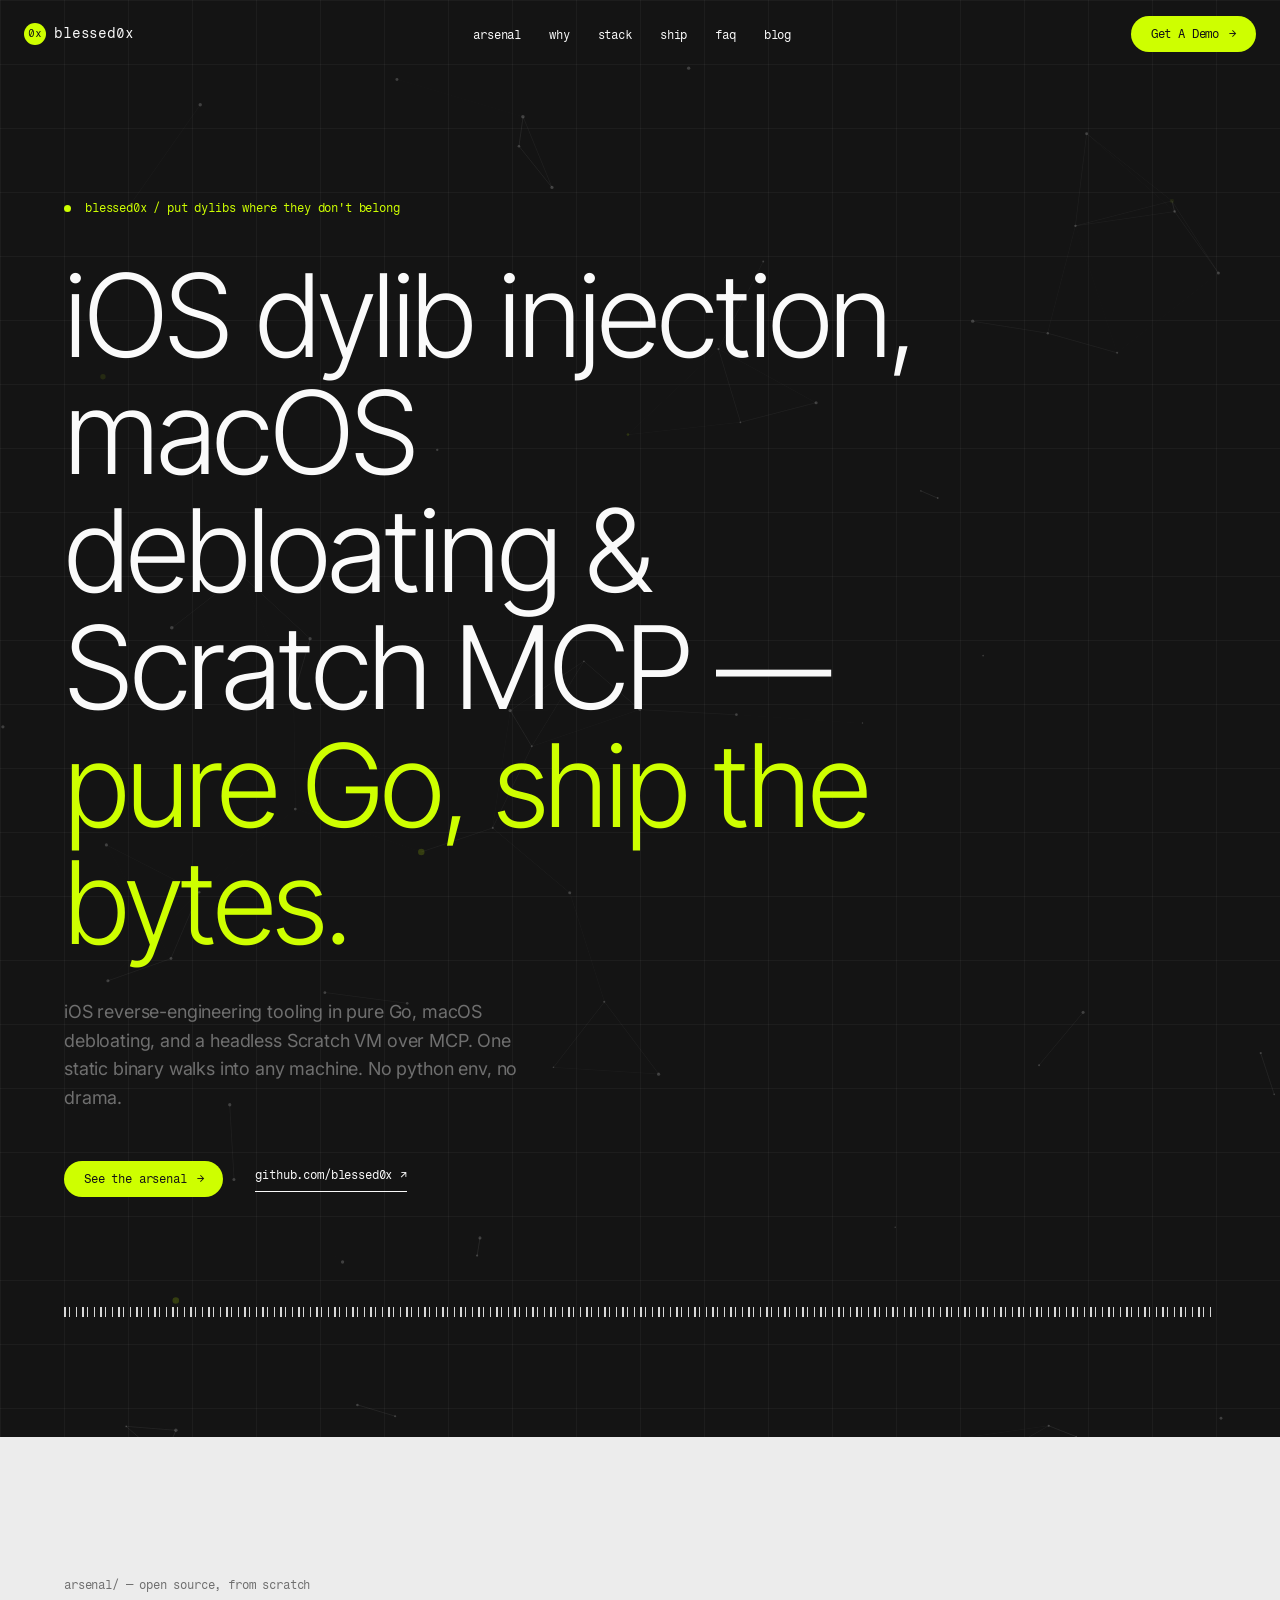
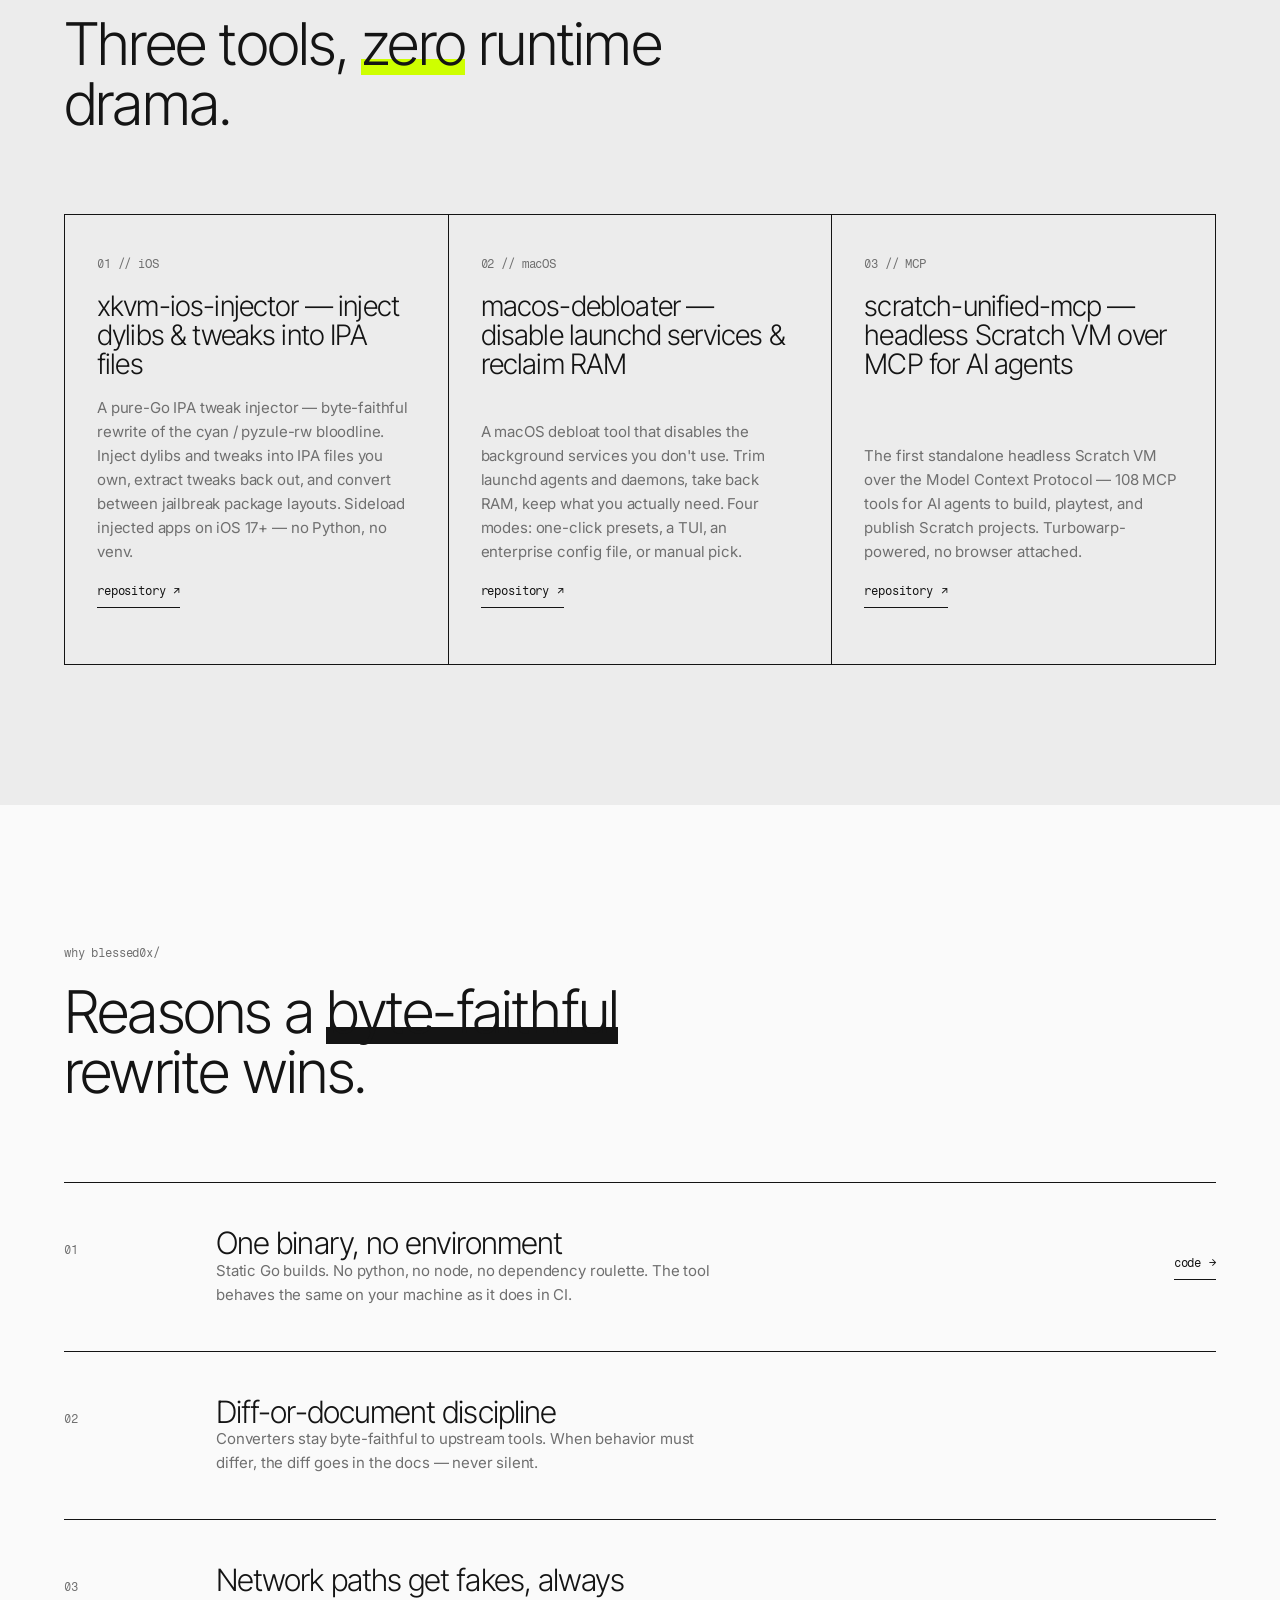
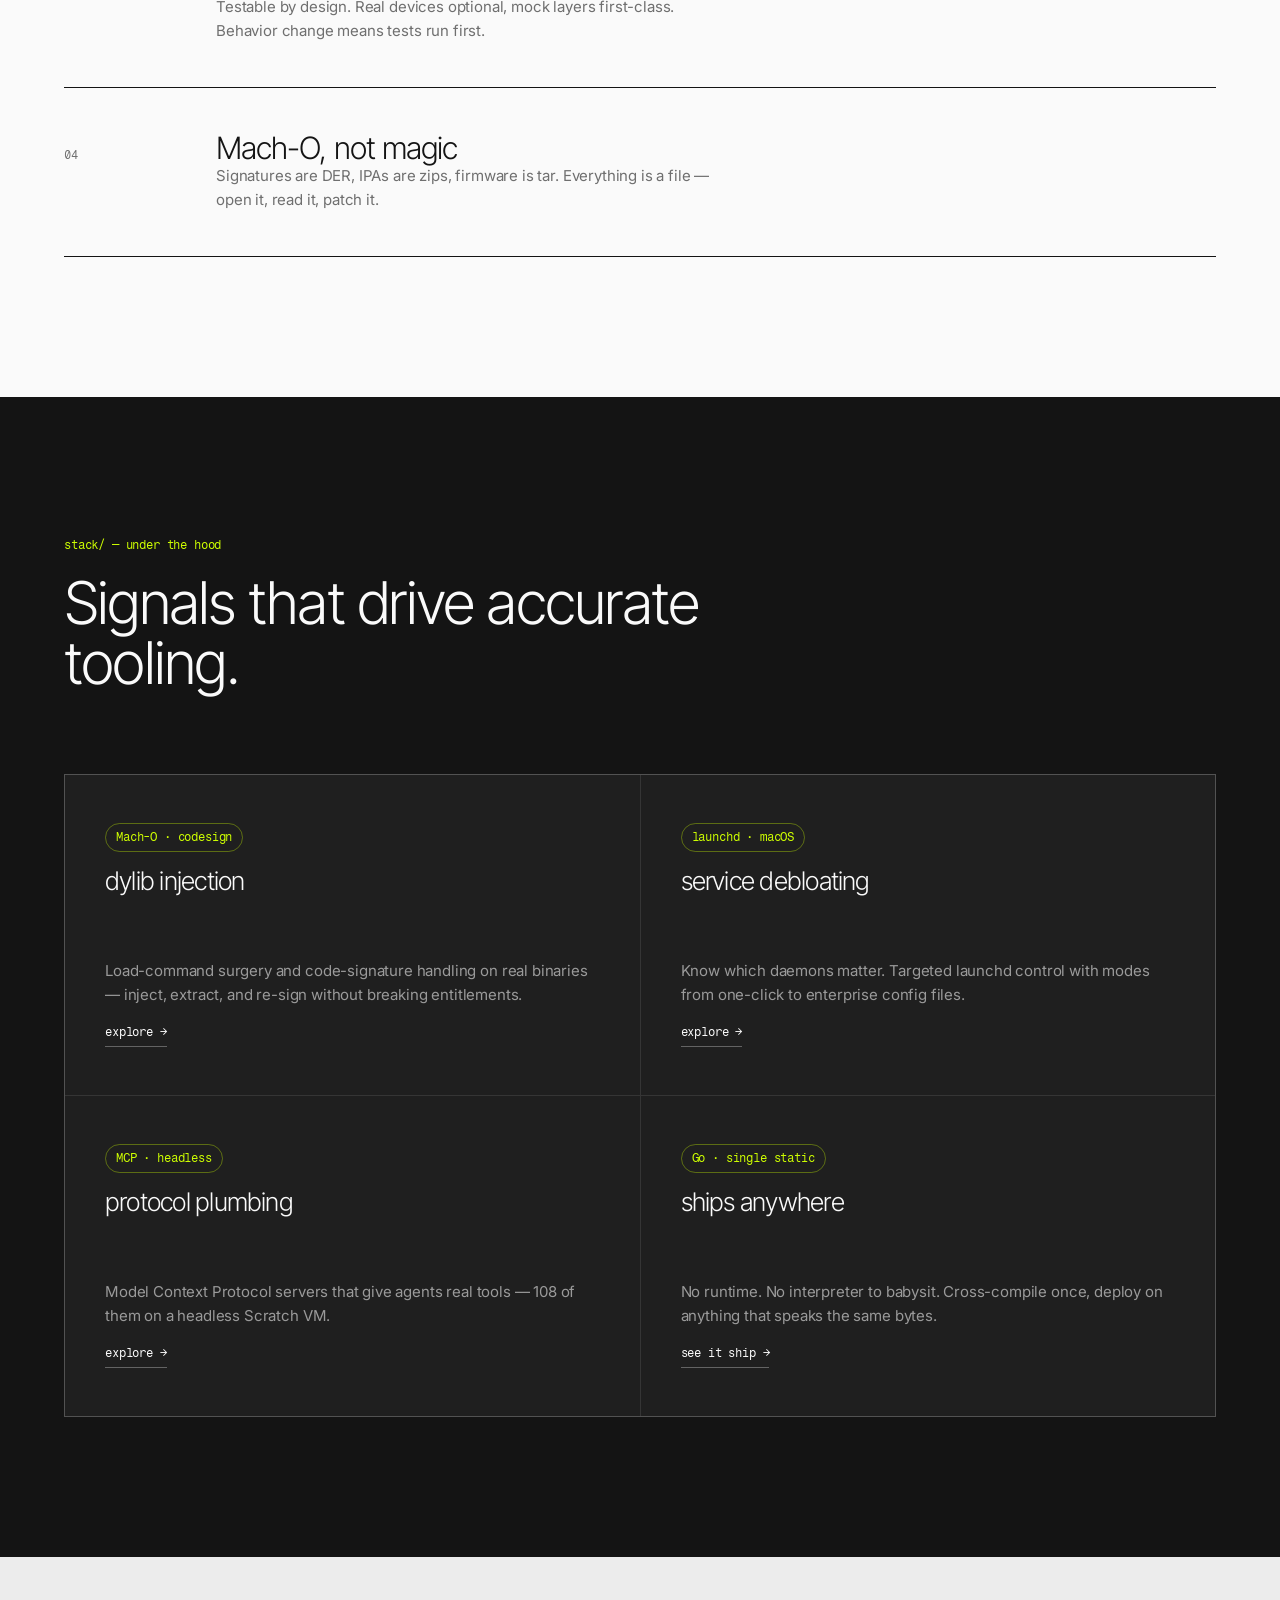
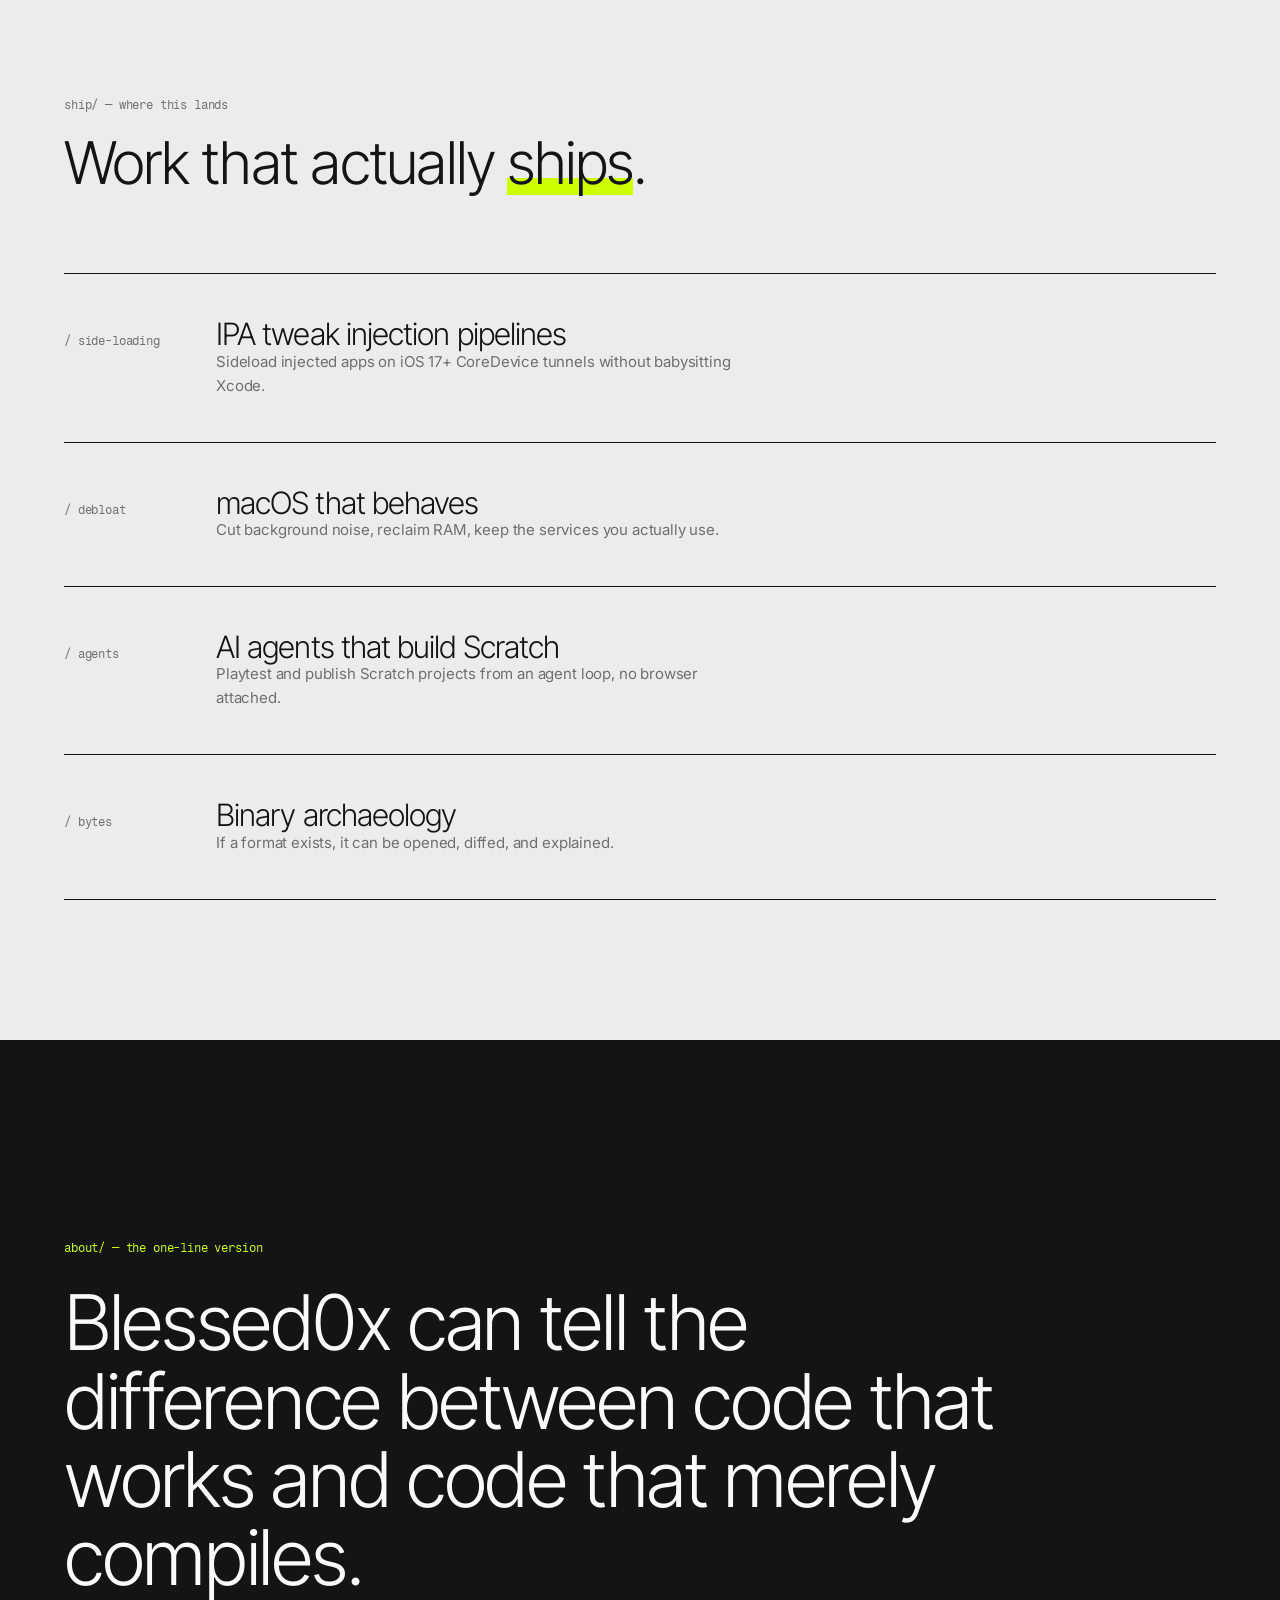
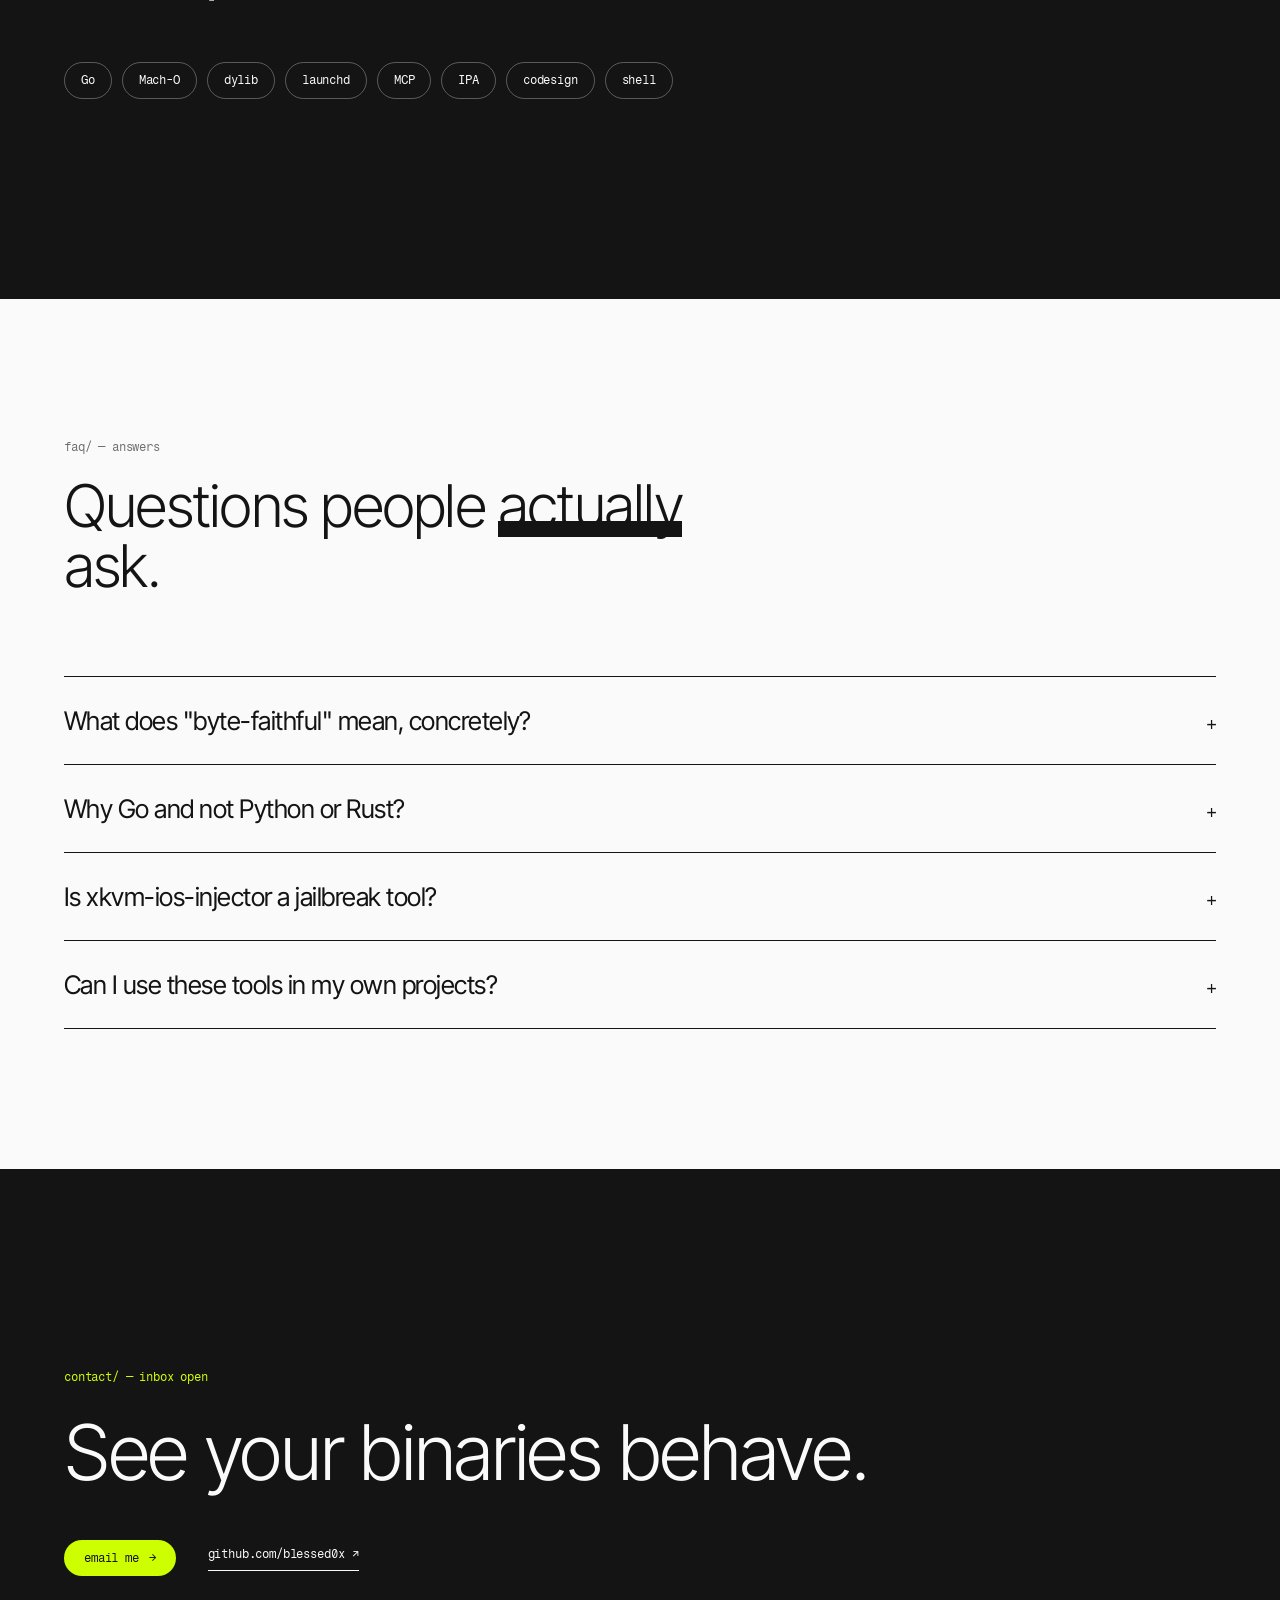
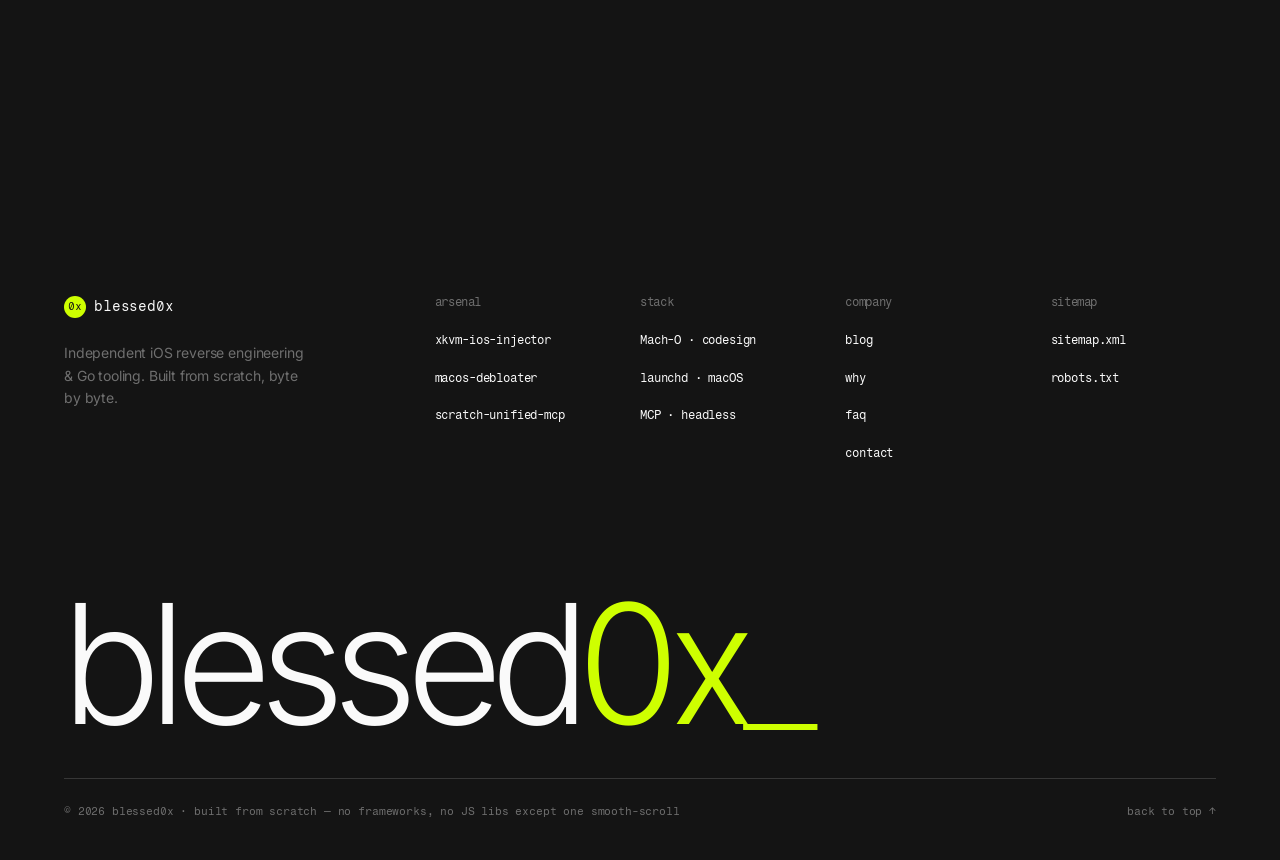
<file: index.html>
<!doctype html>
<html lang="en" class="no-js">
<head>
  <meta charset="utf-8">
  <meta name="viewport" content="width=device-width, initial-scale=1">
  <title>blessed0x arsenal — iOS IPA dylib injector, macOS debloater &amp; Scratch MCP tools in pure Go</title>
  <meta name="description" content="Pure-Go iOS reverse-engineering tools. Inject dylibs into IPA files, sideload on iOS 17+, debloat macOS launchd services, and run a headless Scratch VM over MCP. One static binary — no Python, no venv, no drama.">
  <meta name="author" content="Blessed0x">
  <meta name="robots" content="index, follow">
  <link rel="canonical" href="https://blessed0x.github.io/">
  <link rel="sitemap" type="application/xml" title="Sitemap" href="/sitemap.xml">

  <meta property="og:type" content="website">
  <meta property="og:title" content="blessed0x arsenal — iOS IPA dylib injector, macOS debloater &amp; Scratch MCP tools in pure Go">
  <meta property="og:description" content="Pure-Go iOS reverse-engineering tools. Inject dylibs into IPA files, sideload on iOS 17+, debloat macOS launchd services, and run a headless Scratch VM over MCP.">
  <meta property="og:url" content="https://blessed0x.github.io/">
  <meta property="og:site_name" content="Blessed0x">
  <meta name="twitter:card" content="summary">
  <meta name="twitter:title" content="blessed0x arsenal — iOS IPA dylib injector, macOS debloater &amp; Scratch MCP tools in pure Go">
  <meta name="twitter:description" content="Pure-Go iOS reverse-engineering tools. Inject dylibs into IPA files, sideload on iOS 17+, debloat macOS launchd services, and run a headless Scratch VM over MCP.">

  <link rel="preconnect" href="https://fonts.googleapis.com">
  <link rel="preconnect" href="https://fonts.gstatic.com" crossorigin>
  <link href="https://fonts.googleapis.com/css2?family=Inter:wght@400;500&family=Inter+Tight:wght@300;400;500&family=Fragment+Mono:ital@0;1&display=swap" rel="stylesheet">
  <link rel="stylesheet" href="/assets/css/style.css">
  <link rel="icon" href="data:image/svg+xml,%3Csvg xmlns='http://www.w3.org/2000/svg' viewBox='0 0 32 32'%3E%3Crect width='32' height='32' rx='16' fill='%23CEFF00'/%3E%3Ctext x='16' y='22' font-family='monospace' font-size='13' font-weight='bold' fill='%23141414' text-anchor='middle'%3E0x%3C/text%3E%3C/svg%3E">

  <script type="application/ld+json">
  {
    "@context": "https://schema.org",
    "@type": "Person",
    "name": "Blessed0x",
    "url": "https://blessed0x.github.io/",
    "jobTitle": "Independent developer — iOS reverse engineering & Go",
    "description": "Open-source developer building iOS reverse-engineering tools: IPA tweak injection, dylib injection, macOS debloating, and a headless Scratch VM over MCP.",
    "knowsAbout": ["iOS reverse engineering", "dylib injection", "Mach-O", "IPA sideloading", "Go", "macOS internals", "launchd", "Model Context Protocol"],
    "sameAs": ["https://github.com/blessed0x"]
  }
  </script>
  <script type="application/ld+json">
  {
    "@context": "https://schema.org",
    "@type": "WebSite",
    "name": "Blessed0x",
    "url": "https://blessed0x.github.io/"
  }
  </script>
  <script type="application/ld+json">
  {
    "@context": "https://schema.org",
    "@type": "SoftwareApplication",
    "name": "xkvm-ios-injector",
    "applicationCategory": "DeveloperApplication",
    "operatingSystem": "macOS, Linux, Windows",
    "description": "Pure-Go IPA tweak injector. Inject dylibs into IPA files and sideload on iOS 17+. Byte-faithful pyzule/cyan rewrite.",
    "url": "https://github.com/blessed0x/xkvm-ios-injector",
    "author": { "@type": "Person", "name": "blessed0x" },
    "offers": { "@type": "Offer", "price": "0", "priceCurrency": "USD" }
  }
  </script>
  <script type="application/ld+json">
  {
    "@context": "https://schema.org",
    "@type": "FAQPage",
    "mainEntity": [
      {
        "@type": "Question",
        "name": "What does \"byte-faithful\" mean, concretely?",
        "acceptedAnswer": {
          "@type": "Answer",
          "text": "When a converter rewrites an IPA, a signature, or a package layout, the output must match what the upstream tool would produce — down to trailing bytes. If behavior has to differ, the difference is documented in the repo, not smuggled in."
        }
      },
      {
        "@type": "Question",
        "name": "Why Go and not Python or Rust?",
        "acceptedAnswer": {
          "@type": "Answer",
          "text": "One static binary that walks into any machine — no interpreter, no venv, no version roulette. Go cross-compiles to everything and keeps the memory model boring enough to trust at 3am."
        }
      },
      {
        "@type": "Question",
        "name": "Is xkvm-ios-injector a jailbreak tool?",
        "acceptedAnswer": {
          "@type": "Answer",
          "text": "It's a tool for people who reverse-engineer iOS apps and run their own sideloading workflows. It injects dylibs into IPA files you already have the right to modify. Sign and run responsibly."
        }
      },
      {
        "@type": "Question",
        "name": "Can I use these tools in my own projects?",
        "acceptedAnswer": {
          "@type": "Answer",
          "text": "Everything is open source on github.com/blessed0x. Fork it, file issues, send patches. If a converter drifts from upstream, the diff belongs in the docs."
        }
      }
    ]
  }
  </script>
  <script>document.documentElement.classList.replace('no-js', 'js');</script>
</head>
<body>
  <a class="skip-link" href="#main">Skip to content</a>

  <header class="nav" id="nav">
    <div class="nav-inner">
      <a class="logo" href="#top" aria-label="blessed0x home">
        <span class="logo-mark">0x</span>blessed0x
      </a>
      <nav aria-label="Primary">
        <ul class="nav-links" id="navLinks">
          <li><a href="#arsenal">arsenal</a></li>
          <li><a href="#why">why</a></li>
          <li><a href="#stack">stack</a></li>
          <li><a href="#ship">ship</a></li>
          <li><a href="#faq">faq</a></li>
          <li><a href="/blog/">blog</a></li>
        </ul>
      </nav>
      <div class="nav-cta">
        <a class="pill" href="#contact">Get A Demo <span class="arr">→</span></a>
        <button class="nav-burger" id="navBurger" aria-label="Menu" aria-expanded="false">
          <span></span><span></span><span></span>
        </button>
      </div>
    </div>
  </header>

  <main id="main">
    <!-- HERO -->
    <section class="hero" id="top">
      <canvas id="hero-field" aria-hidden="true"></canvas>
      <div class="container">
        <p class="hero-meta kicker reveal"><span class="dot"></span> blessed0x / put dylibs where they don't belong</p>
        <h1 class="reveal" style="--d:.05s">iOS dylib injection, macOS debloating &amp; Scratch MCP — <span class="neon-word">pure Go, ship the bytes.</span></h1>
        <p class="hero-sub reveal" style="--d:.12s">iOS reverse-engineering tooling in pure Go, macOS debloating, and a headless Scratch VM over MCP. One static binary walks into any machine. No python env, no drama.</p>
        <div class="hero-cta reveal" style="--d:.18s">
          <a class="pill" href="#arsenal">See the arsenal <span class="arr">→</span></a>
          <a class="ulink" href="https://github.com/blessed0x" rel="external">github.com/blessed0x <span class="arr">↗</span></a>
        </div>
        <div class="barcode" aria-hidden="true"></div>
      </div>
    </section>

    <!-- ARSENAL / projects (steps, light) -->
    <section class="band band-light" id="arsenal">
      <div class="container">
        <header class="section-head reveal">
          <p class="kicker">arsenal/ — open source, from scratch</p>
          <h2>Three tools, <span class="hl">zero</span> runtime drama.</h2>
        </header>
        <div class="steps">
          <article class="step reveal">
            <span class="num">01 // iOS</span>
            <h3>xkvm-ios-injector — inject dylibs &amp; tweaks into IPA files</h3>
            <p>A pure-Go IPA tweak injector — byte-faithful rewrite of the cyan / pyzule-rw bloodline. Inject dylibs and tweaks into IPA files you own, extract tweaks back out, and convert between jailbreak package layouts. Sideload injected apps on iOS 17+ — no Python, no venv.</p>
            <a class="ulink" href="https://github.com/blessed0x/xkvm-ios-injector" rel="external">repository <span class="arr">↗</span></a>
          </article>
          <article class="step reveal" style="--d:.1s">
            <span class="num">02 // macOS</span>
            <h3>macos-debloater — disable launchd services &amp; reclaim RAM</h3>
            <p>A macOS debloat tool that disables the background services you don't use. Trim launchd agents and daemons, take back RAM, keep what you actually need. Four modes: one-click presets, a TUI, an enterprise config file, or manual pick.</p>
            <a class="ulink" href="https://github.com/blessed0x/macos-debloater" rel="external">repository <span class="arr">↗</span></a>
          </article>
          <article class="step reveal" style="--d:.2s">
            <span class="num">03 // MCP</span>
            <h3>scratch-unified-mcp — headless Scratch VM over MCP for AI agents</h3>
            <p>The first standalone headless Scratch VM over the Model Context Protocol — 108 MCP tools for AI agents to build, playtest, and publish Scratch projects. Turbowarp-powered, no browser attached.</p>
            <a class="ulink" href="https://github.com/blessed0x/scratch-unified-mcp" rel="external">repository <span class="arr">↗</span></a>
          </article>
        </div>
      </div>
    </section>

    <!-- WHY / feature rows (white) -->
    <section class="band band-white" id="why">
      <div class="container">
        <header class="section-head reveal">
          <p class="kicker">why blessed0x/</p>
          <h2>Reasons a <span class="hl hl-dark">byte-faithful</span> rewrite wins.</h2>
        </header>
        <div class="feat-list">
          <article class="feat reveal">
            <span class="num">01</span>
            <div>
              <h3>One binary, no environment</h3>
              <p class="feat-desc">Static Go builds. No python, no node, no dependency roulette. The tool behaves the same on your machine as it does in CI.</p>
            </div>
            <a class="ulink feat-go" href="https://github.com/blessed0x/xkvm-ios-injector" rel="external">code <span class="arr">→</span></a>
          </article>
          <article class="feat reveal">
            <span class="num">02</span>
            <div>
              <h3>Diff-or-document discipline</h3>
              <p class="feat-desc">Converters stay byte-faithful to upstream tools. When behavior must differ, the diff goes in the docs — never silent.</p>
            </div>
          </article>
          <article class="feat reveal">
            <span class="num">03</span>
            <div>
              <h3>Network paths get fakes, always</h3>
              <p class="feat-desc">Testable by design. Real devices optional, mock layers first-class. Behavior change means tests run first.</p>
            </div>
          </article>
          <article class="feat reveal">
            <span class="num">04</span>
            <div>
              <h3>Mach-O, not magic</h3>
              <p class="feat-desc">Signatures are DER, IPAs are zips, firmware is tar. Everything is a file — open it, read it, patch it.</p>
            </div>
          </article>
        </div>
      </div>
    </section>

    <!-- STACK / capability cards (dark) -->
    <section class="band band-dark" id="stack">
      <div class="container">
        <header class="section-head reveal">
          <p class="kicker">stack/ — under the hood</p>
          <h2>Signals that drive <span class="neon-word">accurate</span> tooling.</h2>
        </header>
        <div class="cards">
          <article class="card reveal">
            <span class="tag">Mach-O · codesign</span>
            <h3>dylib injection</h3>
            <p>Load-command surgery and code-signature handling on real binaries — inject, extract, and re-sign without breaking entitlements.</p>
            <a href="https://github.com/blessed0x/xkvm-ios-injector" rel="external">explore <span class="arr">→</span></a>
          </article>
          <article class="card reveal" style="--d:.08s">
            <span class="tag">launchd · macOS</span>
            <h3>service debloating</h3>
            <p>Know which daemons matter. Targeted launchd control with modes from one-click to enterprise config files.</p>
            <a href="https://github.com/blessed0x/macos-debloater" rel="external">explore <span class="arr">→</span></a>
          </article>
          <article class="card reveal" style="--d:.16s">
            <span class="tag">MCP · headless</span>
            <h3>protocol plumbing</h3>
            <p>Model Context Protocol servers that give agents real tools — 108 of them on a headless Scratch VM.</p>
            <a href="https://github.com/blessed0x/scratch-unified-mcp" rel="external">explore <span class="arr">→</span></a>
          </article>
          <article class="card reveal" style="--d:.24s">
            <span class="tag">Go · single static</span>
            <h3>ships anywhere</h3>
            <p>No runtime. No interpreter to babysit. Cross-compile once, deploy on anything that speaks the same bytes.</p>
            <a href="#ship" rel="external">see it ship <span class="arr">→</span></a>
          </article>
        </div>
      </div>
    </section>

    <!-- SHIP / use cases (light rows) -->
    <section class="band band-light" id="ship">
      <div class="container">
        <header class="section-head reveal">
          <p class="kicker">ship/ — where this lands</p>
          <h2>Work that actually <span class="hl">ships</span>.</h2>
        </header>
        <div class="feat-list">
          <article class="feat reveal">
            <span class="num">/ side-loading</span>
            <div>
              <h3>IPA tweak injection pipelines</h3>
              <p class="feat-desc">Sideload injected apps on iOS 17+ CoreDevice tunnels without babysitting Xcode.</p>
            </div>
          </article>
          <article class="feat reveal">
            <span class="num">/ debloat</span>
            <div>
              <h3>macOS that behaves</h3>
              <p class="feat-desc">Cut background noise, reclaim RAM, keep the services you actually use.</p>
            </div>
          </article>
          <article class="feat reveal">
            <span class="num">/ agents</span>
            <div>
              <h3>AI agents that build Scratch</h3>
              <p class="feat-desc">Playtest and publish Scratch projects from an agent loop, no browser attached.</p>
            </div>
          </article>
          <article class="feat reveal">
            <span class="num">/ bytes</span>
            <div>
              <h3>Binary archaeology</h3>
              <p class="feat-desc">If a format exists, it can be opened, diffed, and explained.</p>
            </div>
          </article>
        </div>
      </div>
    </section>

    <!-- STATEMENT + chips -->
    <section class="band band-dark statement">
      <div class="container">
        <p class="kicker reveal">about/ — the one-line version</p>
        <h2 class="reveal">Blessed0x can tell the difference between code that <span class="neon-word">works</span> and code that merely compiles.</h2>
        <div class="chips" style="margin-top:64px">
          <span class="chip reveal">Go</span>
          <span class="chip reveal" style="--d:.05s">Mach-O</span>
          <span class="chip reveal" style="--d:.1s">dylib</span>
          <span class="chip reveal" style="--d:.15s">launchd</span>
          <span class="chip reveal" style="--d:.2s">MCP</span>
          <span class="chip reveal" style="--d:.25s">IPA</span>
          <span class="chip reveal" style="--d:.3s">codesign</span>
          <span class="chip reveal" style="--d:.35s">shell</span>
        </div>
      </div>
    </section>

    <!-- FAQ (light) -->
    <section class="band band-white" id="faq">
      <div class="container">
        <header class="section-head reveal">
          <p class="kicker">faq/ — answers</p>
          <h2>Questions people <span class="hl hl-dark">actually</span> ask.</h2>
        </header>
        <div class="faq" id="faqList">
          <article class="faq-item reveal">
            <h3><button class="faq-q" aria-expanded="false">What does "byte-faithful" mean, concretely?<span class="ico">+</span></button></h3>
            <div class="faq-a"><div class="faq-a-inner"><p>When a converter rewrites an IPA, a signature, or a package layout, the output must match what the upstream tool would produce — down to trailing bytes. If behavior has to differ, the difference is documented in the repo, not smuggled in.</p></div></div>
          </article>
          <article class="faq-item reveal">
            <h3><button class="faq-q" aria-expanded="false">Why Go and not Python or Rust?<span class="ico">+</span></button></h3>
            <div class="faq-a"><div class="faq-a-inner"><p>One static binary that walks into any machine — no interpreter, no venv, no version roulette. Go cross-compiles to everything and keeps the memory model boring enough to trust at 3am.</p></div></div>
          </article>
          <article class="faq-item reveal">
            <h3><button class="faq-q" aria-expanded="false">Is xkvm-ios-injector a jailbreak tool?<span class="ico">+</span></button></h3>
            <div class="faq-a"><div class="faq-a-inner"><p>It's a tool for people who reverse-engineer iOS apps and run their own sideloading workflows. It injects dylibs into IPA files you already have the right to modify. Sign and run responsibly.</p></div></div>
          </article>
          <article class="faq-item reveal">
            <h3><button class="faq-q" aria-expanded="false">Can I use these tools in my own projects?<span class="ico">+</span></button></h3>
            <div class="faq-a"><div class="faq-a-inner"><p>Everything is open source on <a href="https://github.com/blessed0x" rel="external">github.com/blessed0x</a>. Fork it, file issues, send patches. If a converter drifts from upstream, the diff belongs in the docs.</p></div></div>
          </article>
        </div>
      </div>
    </section>

    <!-- FINAL CTA (dark) -->
    <section class="band band-dark statement" id="contact">
      <div class="container">
        <p class="kicker reveal">contact/ — inbox open</p>
        <h2 class="reveal" style="--d:.05s">See your binaries <span class="neon-word">behave</span>.</h2>
        <div class="hero-cta reveal" style="--d:.15s">
          <a class="pill" href="mailto:xscope@proton.me">email me <span class="arr">→</span></a>
          <a class="ulink" href="https://github.com/blessed0x" rel="external" style="color:var(--paper)">github.com/blessed0x <span class="arr">↗</span></a>
        </div>
      </div>
    </section>
  </main>

  <footer class="footer">
    <div class="container">
      <div class="footer-grid">
        <div class="footer-brand">
          <a class="logo" href="#top"><span class="logo-mark">0x</span>blessed0x</a>
          <p>Independent iOS reverse engineering &amp; Go tooling. Built from scratch, byte by byte.</p>
        </div>
        <div class="footer-col">
          <h4>arsenal</h4>
          <ul>
            <li><a href="https://github.com/blessed0x/xkvm-ios-injector" rel="external">xkvm-ios-injector</a></li>
            <li><a href="https://github.com/blessed0x/macos-debloater" rel="external">macos-debloater</a></li>
            <li><a href="https://github.com/blessed0x/scratch-unified-mcp" rel="external">scratch-unified-mcp</a></li>
          </ul>
        </div>
        <div class="footer-col">
          <h4>stack</h4>
          <ul>
            <li><a href="#stack">Mach-O · codesign</a></li>
            <li><a href="#stack">launchd · macOS</a></li>
            <li><a href="#stack">MCP · headless</a></li>
          </ul>
        </div>
        <div class="footer-col">
          <h4>company</h4>
          <ul>
            <li><a href="/blog/">blog</a></li>
            <li><a href="#why">why</a></li>
            <li><a href="#faq">faq</a></li>
            <li><a href="mailto:xscope@proton.me">contact</a></li>
          </ul>
        </div>
        <div class="footer-col">
          <h4>sitemap</h4>
          <ul>
            <li><a href="/sitemap.xml">sitemap.xml</a></li>
            <li><a href="/robots.txt">robots.txt</a></li>
          </ul>
        </div>
      </div>
      <div class="footer-giant" aria-hidden="true">blessed<span class="neon">0x_</span></div>
      <div class="footer-bottom">
        <span>© <span id="year">2026</span> blessed0x · built from scratch — no frameworks, no JS libs except one smooth-scroll</span>
        <a href="#top">back to top ↑</a>
      </div>
    </div>
  </footer>

  <script src="/assets/js/hero-field.js"></script>
  <script src="/assets/vendor/lenis.min.js"></script>
  <script src="/assets/js/main.js"></script>
</body>
</html>
</file>
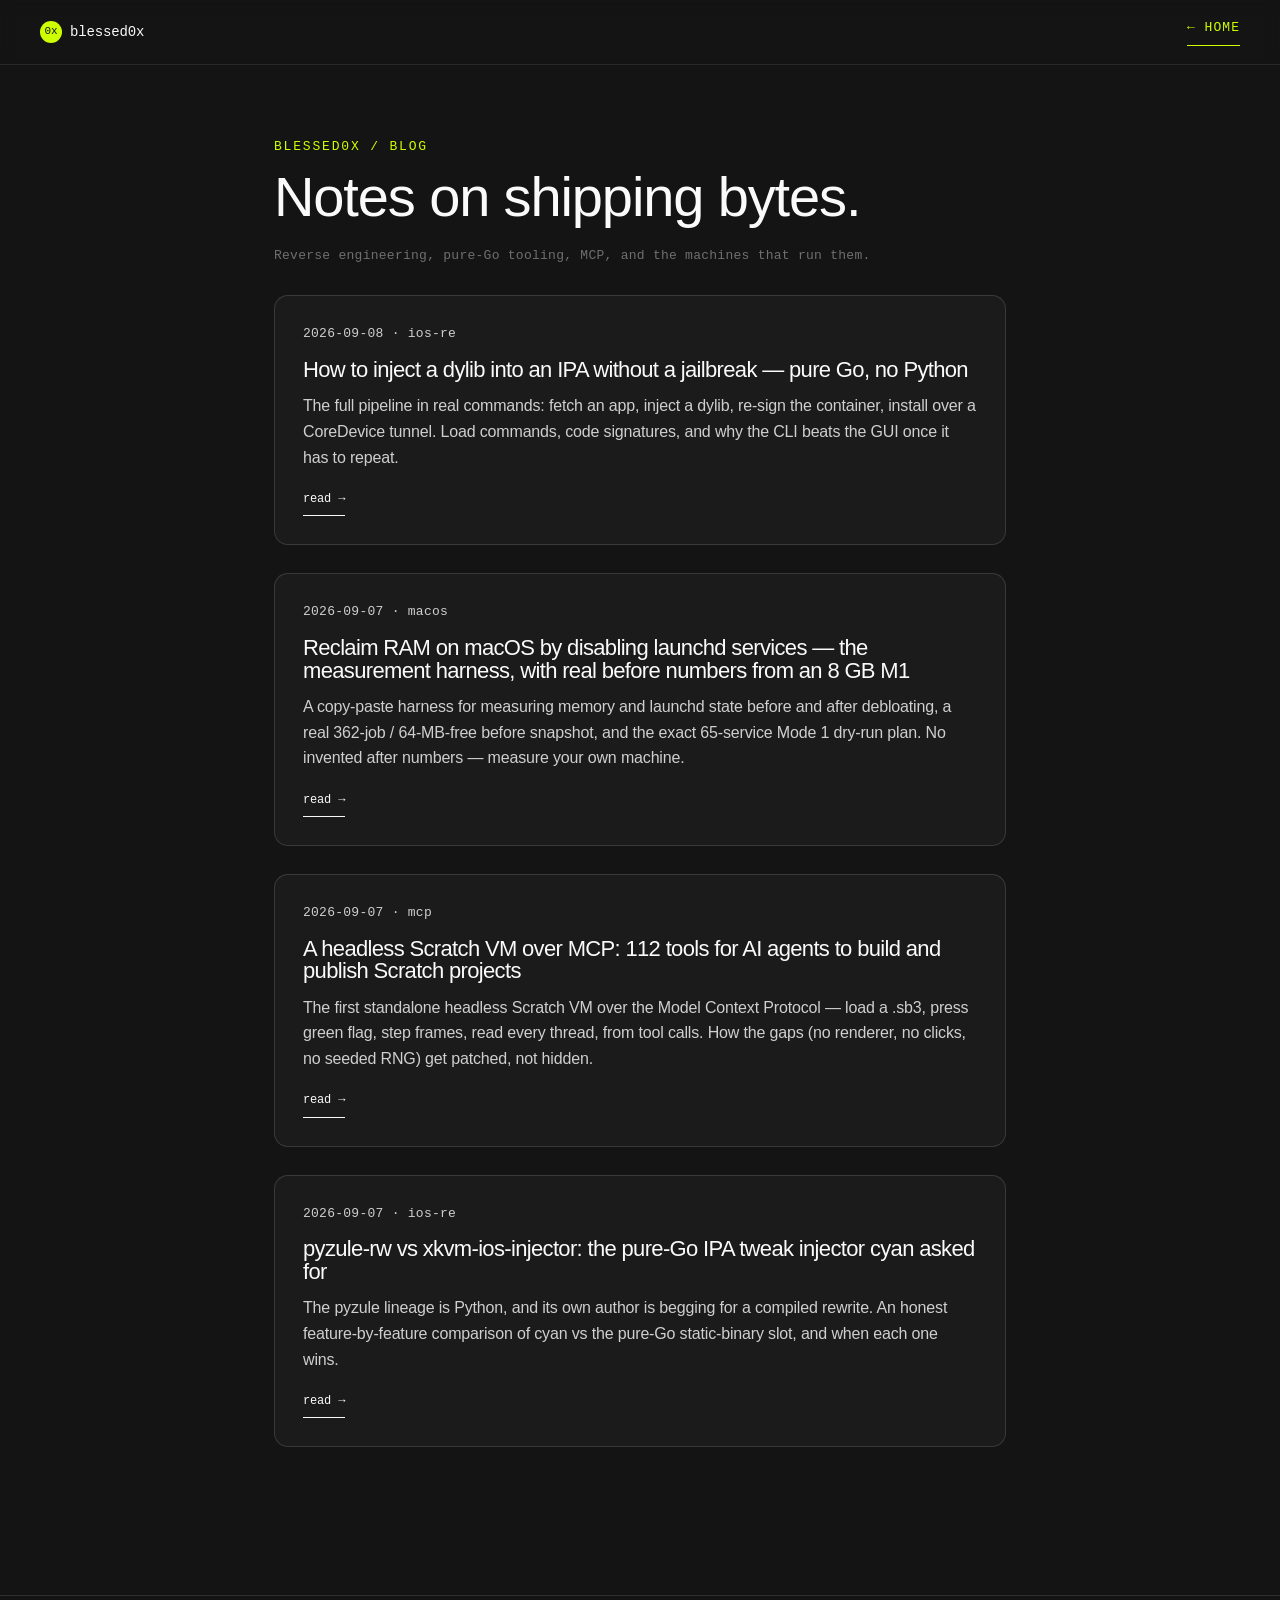
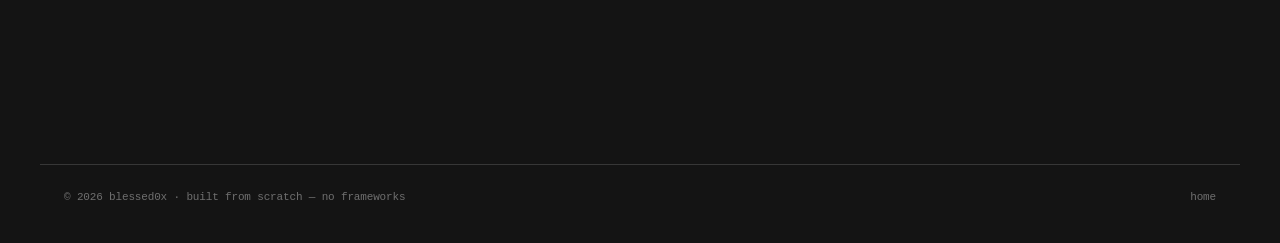
<file: blog/index.html>
<!doctype html>
<html lang="en" class="no-js">
<head>
  <meta charset="utf-8">
  <meta name="viewport" content="width=device-width, initial-scale=1">
  <title>blog — blessed0x: iOS reverse engineering, Go tooling, MCP</title>
  <meta name="description" content="Notes from blessed0x on building iOS reverse-engineering tooling in pure Go — headless Scratch VMs over MCP, IPA tweak injection, macOS debloating, and device control without Python.">
  <meta name="robots" content="index, follow">
  <link rel="canonical" href="https://blessed0x.github.io/blog/">
  <meta property="og:type" content="website">
  <meta property="og:title" content="blog — blessed0x">
  <meta property="og:url" content="https://blessed0x.github.io/blog/">
  <link rel="stylesheet" href="/assets/css/style.css">
</head>
<body class="blog-page">
  <a class="skip-link" href="#main">Skip to content</a>
  <nav class="blog-nav">
    <div class="container blog-nav-inner">
      <a class="logo" href="/" aria-label="blessed0x home"><span class="logo-mark">0x</span>blessed0x</a>
      <a class="ulink" href="/">← home</a>
    </div>
  </nav>

  <main id="main" class="blog-main">
    <p class="post-kicker">blessed0x / blog</p>
    <h1>Notes on shipping bytes.</h1>
    <p class="post-meta">Reverse engineering, pure-Go tooling, MCP, and the machines that run them.</p>

    <article class="post-card">
      <p class="post-meta">2026-09-08 · ios-re</p>
      <h2><a href="/blog/inject-dylib-into-ipa-no-jailbreak.html">How to inject a dylib into an IPA without a jailbreak — pure Go, no Python</a></h2>
      <p>The full pipeline in real commands: fetch an app, inject a dylib, re-sign the container, install over a CoreDevice tunnel. Load commands, code signatures, and why the CLI beats the GUI once it has to repeat.</p>
      <a class="ulink" href="/blog/inject-dylib-into-ipa-no-jailbreak.html">read →</a>
    </article>

    <article class="post-card">
      <p class="post-meta">2026-09-07 · macos</p>
      <h2><a href="/blog/reclaim-ram-launchd-services.html">Reclaim RAM on macOS by disabling launchd services — the measurement harness, with real before numbers from an 8 GB M1</a></h2>
      <p>A copy-paste harness for measuring memory and launchd state before and after debloating, a real 362-job / 64-MB-free before snapshot, and the exact 65-service Mode 1 dry-run plan. No invented after numbers — measure your own machine.</p>
      <a class="ulink" href="/blog/reclaim-ram-launchd-services.html">read →</a>
    </article>

    <article class="post-card">
      <p class="post-meta">2026-09-07 · mcp</p>
      <h2><a href="/blog/headless-scratch-vm-over-mcp.html">A headless Scratch VM over MCP: 112 tools for AI agents to build and publish Scratch projects</a></h2>
      <p>The first standalone headless Scratch VM over the Model Context Protocol — load a .sb3, press green flag, step frames, read every thread, from tool calls. How the gaps (no renderer, no clicks, no seeded RNG) get patched, not hidden.</p>
      <a class="ulink" href="/blog/headless-scratch-vm-over-mcp.html">read →</a>
    </article>

    <article class="post-card">
      <p class="post-meta">2026-09-07 · ios-re</p>
      <h2><a href="/blog/pyzule-vs-xkvm-ios-injector.html">pyzule-rw vs xkvm-ios-injector: the pure-Go IPA tweak injector cyan asked for</a></h2>
      <p>The pyzule lineage is Python, and its own author is begging for a compiled rewrite. An honest feature-by-feature comparison of cyan vs the pure-Go static-binary slot, and when each one wins.</p>
      <a class="ulink" href="/blog/pyzule-vs-xkvm-ios-injector.html">read →</a>
    </article>
  </main>

  <footer class="footer" style="border-top:1px solid rgba(236,236,236,.12)">
    <div class="container footer-bottom" style="display:flex;justify-content:space-between;flex-wrap:wrap;gap:12px">
      <span>© 2026 blessed0x · built from scratch — no frameworks</span>
      <a href="/">home</a>
    </div>
  </footer>
</body>
</html>
</file>
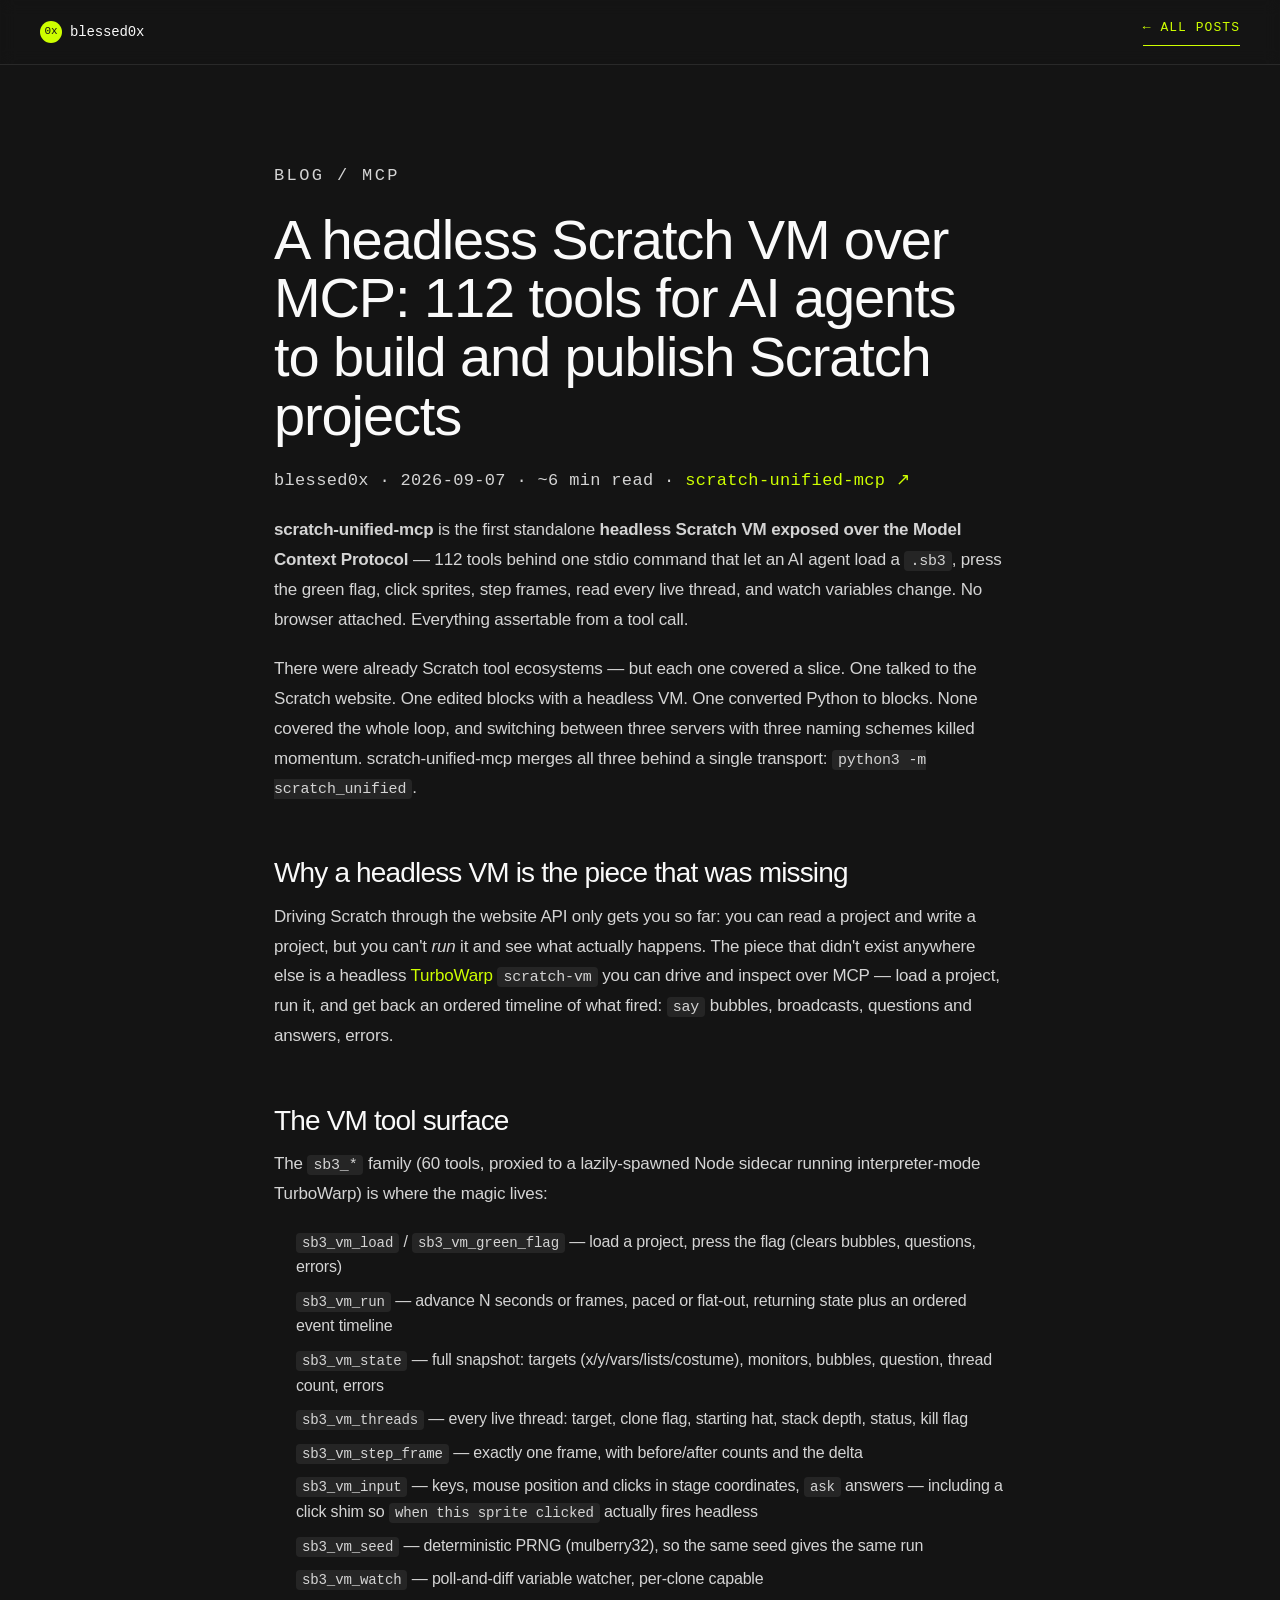
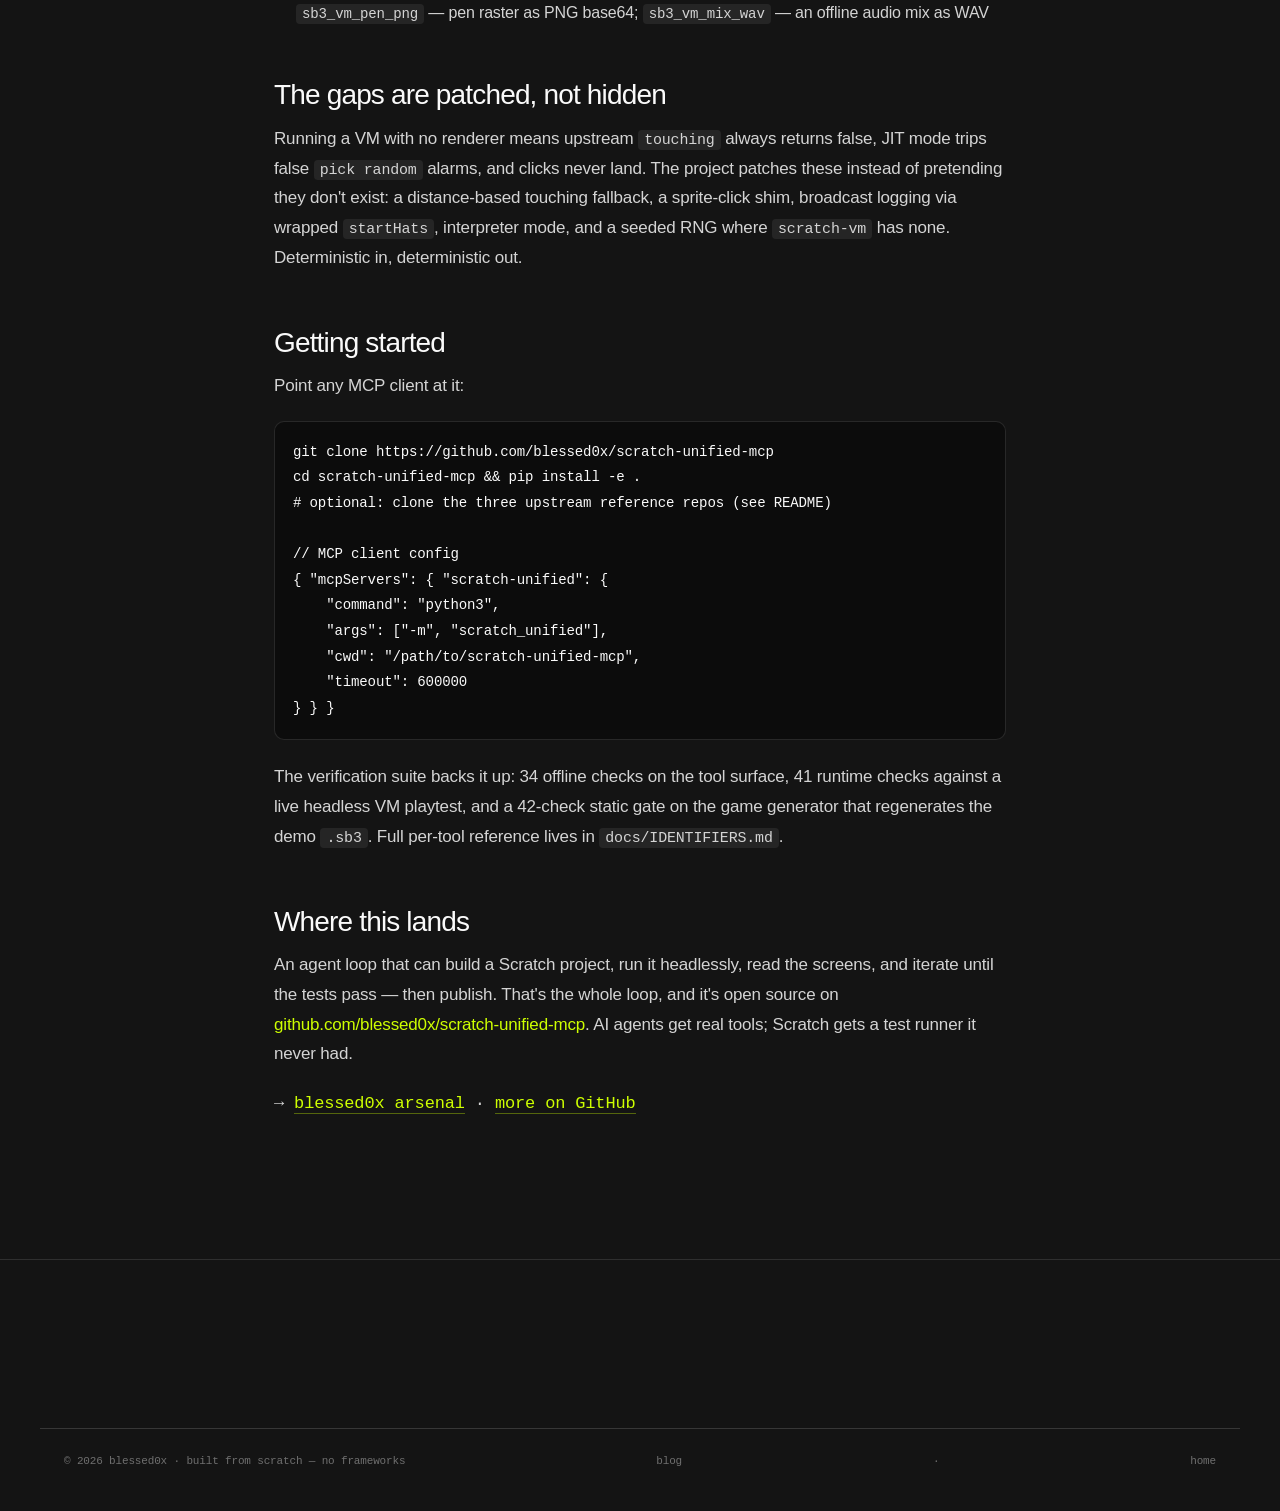
<file: blog/headless-scratch-vm-over-mcp.html>
<!doctype html>
<html lang="en" class="no-js">
<head>
  <meta charset="utf-8">
  <meta name="viewport" content="width=device-width, initial-scale=1">
  <title>A headless Scratch VM over MCP: 112 tools for AI agents to build &amp; publish Scratch projects — blessed0x blog</title>
  <meta name="description" content="scratch-unified-mcp is the first standalone headless Scratch VM over the Model Context Protocol — 112 MCP tools for AI agents to load, playtest, inspect, and publish Scratch projects with no browser attached.">
  <meta name="robots" content="index, follow">
  <link rel="canonical" href="https://blessed0x.github.io/blog/headless-scratch-vm-over-mcp.html">
  <meta property="og:type" content="article">
  <meta property="og:title" content="A headless Scratch VM over MCP: 112 tools for AI agents to build &amp; publish Scratch projects">
  <meta property="og:description" content="The first standalone headless Scratch VM over the Model Context Protocol. Load a .sb3, press green flag, step frames, read threads — from tool calls.">
  <meta property="og:url" content="https://blessed0x.github.io/blog/headless-scratch-vm-over-mcp.html">
  <link rel="stylesheet" href="/assets/css/style.css">
  <script type="application/ld+json">
  {
    "@context": "https://schema.org",
    "@type": "Article",
    "headline": "A headless Scratch VM over MCP: 112 tools for AI agents to build and publish Scratch projects",
    "description": "scratch-unified-mcp is the first standalone headless Scratch VM over the Model Context Protocol — 112 MCP tools for AI agents to build, playtest, inspect, and publish Scratch projects with no browser attached.",
    "datePublished": "2026-09-07",
    "dateModified": "2026-09-07",
    "author": { "@type": "Person", "name": "blessed0x", "url": "https://github.com/blessed0x" },
    "publisher": { "@type": "Person", "name": "blessed0x", "url": "https://blessed0x.github.io/" },
    "mainEntityOfPage": "https://blessed0x.github.io/blog/headless-scratch-vm-over-mcp.html",
    "about": ["Model Context Protocol", "Scratch", "TurboWarp", "headless VM", "AI agents"]
  }
  </script>
</head>
<body class="blog-page">
  <a class="skip-link" href="#main">Skip to content</a>
  <nav class="blog-nav">
    <div class="container blog-nav-inner">
      <a class="logo" href="/" aria-label="blessed0x home"><span class="logo-mark">0x</span>blessed0x</a>
      <a class="ulink" href="/blog/">← all posts</a>
    </div>
  </nav>

  <main id="main" class="post">
    <p class="post-kicker">blog / mcp</p>
    <h1>A headless Scratch VM over MCP: 112 tools for AI agents to build and publish Scratch projects</h1>
    <p class="post-meta">blessed0x · 2026-09-07 · ~6 min read · <a href="https://github.com/blessed0x/scratch-unified-mcp">scratch-unified-mcp ↗</a></p>

    <p><strong>scratch-unified-mcp</strong> is the first standalone <strong>headless Scratch VM exposed over the Model Context Protocol</strong> — 112 tools behind one stdio command that let an AI agent load a <code>.sb3</code>, press the green flag, click sprites, step frames, read every live thread, and watch variables change. No browser attached. Everything assertable from a tool call.</p>

    <p>There were already Scratch tool ecosystems — but each one covered a slice. One talked to the Scratch website. One edited blocks with a headless VM. One converted Python to blocks. None covered the whole loop, and switching between three servers with three naming schemes killed momentum. scratch-unified-mcp merges all three behind a single transport: <code>python3 -m scratch_unified</code>.</p>

    <h2>Why a headless VM is the piece that was missing</h2>
    <p>Driving Scratch through the website API only gets you so far: you can read a project and write a project, but you can't <em>run</em> it and see what actually happens. The piece that didn't exist anywhere else is a headless <a href="https://turbowarp.org/">TurboWarp</a> <code>scratch-vm</code> you can drive and inspect over MCP — load a project, run it, and get back an ordered timeline of what fired: <code>say</code> bubbles, broadcasts, questions and answers, errors.</p>

    <h2>The VM tool surface</h2>
    <p>The <code>sb3_*</code> family (60 tools, proxied to a lazily-spawned Node sidecar running interpreter-mode TurboWarp) is where the magic lives:</p>
    <ul>
      <li><code>sb3_vm_load</code> / <code>sb3_vm_green_flag</code> — load a project, press the flag (clears bubbles, questions, errors)</li>
      <li><code>sb3_vm_run</code> — advance N seconds or frames, paced or flat-out, returning state plus an ordered event timeline</li>
      <li><code>sb3_vm_state</code> — full snapshot: targets (x/y/vars/lists/costume), monitors, bubbles, question, thread count, errors</li>
      <li><code>sb3_vm_threads</code> — every live thread: target, clone flag, starting hat, stack depth, status, kill flag</li>
      <li><code>sb3_vm_step_frame</code> — exactly one frame, with before/after counts and the delta</li>
      <li><code>sb3_vm_input</code> — keys, mouse position and clicks in stage coordinates, <code>ask</code> answers — including a click shim so <code>when this sprite clicked</code> actually fires headless</li>
      <li><code>sb3_vm_seed</code> — deterministic PRNG (mulberry32), so the same seed gives the same run</li>
      <li><code>sb3_vm_watch</code> — poll-and-diff variable watcher, per-clone capable</li>
      <li><code>sb3_vm_pen_png</code> — pen raster as PNG base64; <code>sb3_vm_mix_wav</code> — an offline audio mix as WAV</li>
    </ul>

    <h2>The gaps are patched, not hidden</h2>
    <p>Running a VM with no renderer means upstream <code>touching</code> always returns false, JIT mode trips false <code>pick random</code> alarms, and clicks never land. The project patches these instead of pretending they don't exist: a distance-based touching fallback, a sprite-click shim, broadcast logging via wrapped <code>startHats</code>, interpreter mode, and a seeded RNG where <code>scratch-vm</code> has none. Deterministic in, deterministic out.</p>

    <h2>Getting started</h2>
    <p>Point any MCP client at it:</p>
<pre><code>git clone https://github.com/blessed0x/scratch-unified-mcp
cd scratch-unified-mcp && pip install -e .
# optional: clone the three upstream reference repos (see README)

// MCP client config
{ "mcpServers": { "scratch-unified": {
    "command": "python3",
    "args": ["-m", "scratch_unified"],
    "cwd": "/path/to/scratch-unified-mcp",
    "timeout": 600000
} } }</code></pre>
    <p>The verification suite backs it up: 34 offline checks on the tool surface, 41 runtime checks against a live headless VM playtest, and a 42-check static gate on the game generator that regenerates the demo <code>.sb3</code>. Full per-tool reference lives in <code>docs/IDENTIFIERS.md</code>.</p>

    <h2>Where this lands</h2>
    <p>An agent loop that can build a Scratch project, run it headlessly, read the screens, and iterate until the tests pass — then publish. That's the whole loop, and it's open source on <a href="https://github.com/blessed0x/scratch-unified-mcp">github.com/blessed0x/scratch-unified-mcp</a>. AI agents get real tools; Scratch gets a test runner it never had.</p>

    <p class="post-cta">→ <a href="/">blessed0x arsenal</a> · <a href="https://github.com/blessed0x">more on GitHub</a></p>
  </main>

  <footer class="footer" style="border-top:1px solid rgba(236,236,236,.12)">
    <div class="container footer-bottom" style="display:flex;justify-content:space-between;flex-wrap:wrap;gap:12px">
      <span>© 2026 blessed0x · built from scratch — no frameworks</span>
      <a href="/blog/">blog</a> · <a href="/">home</a>
    </div>
  </footer>
</body>
</html>
</file>
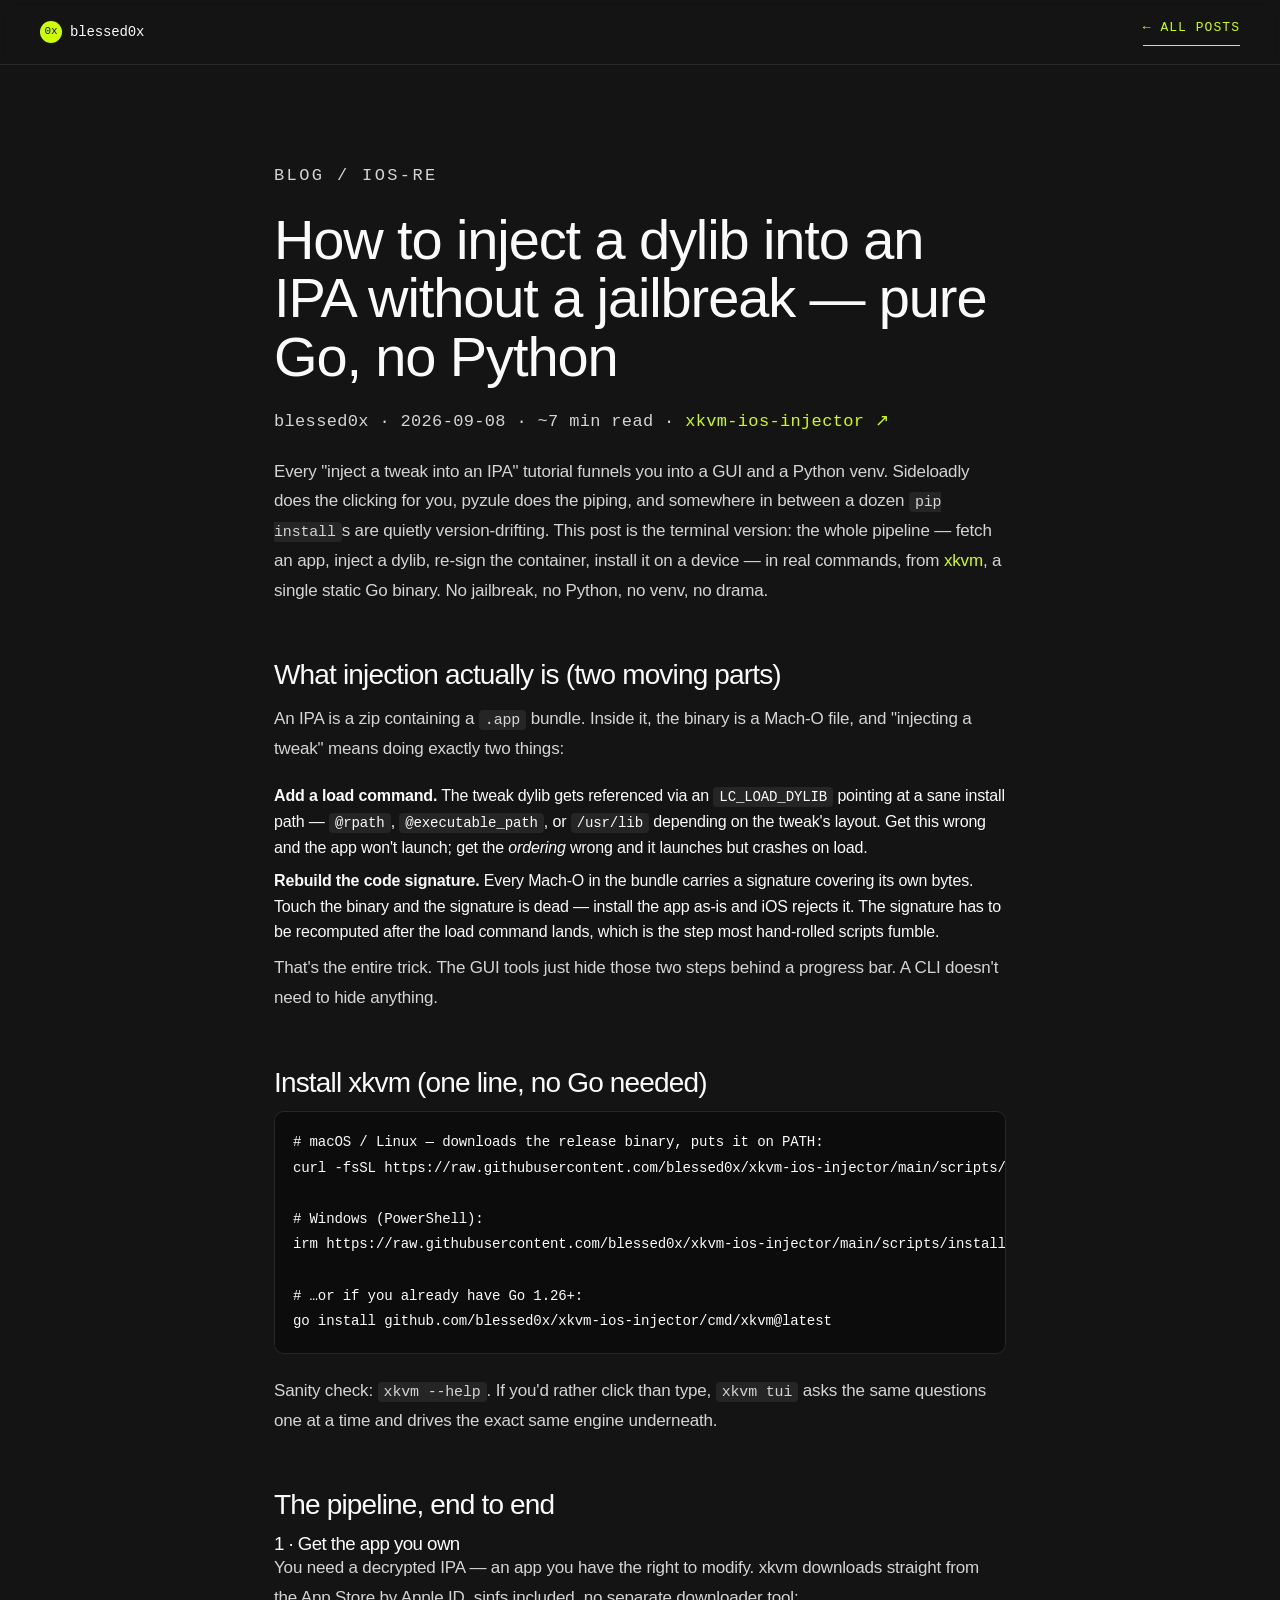
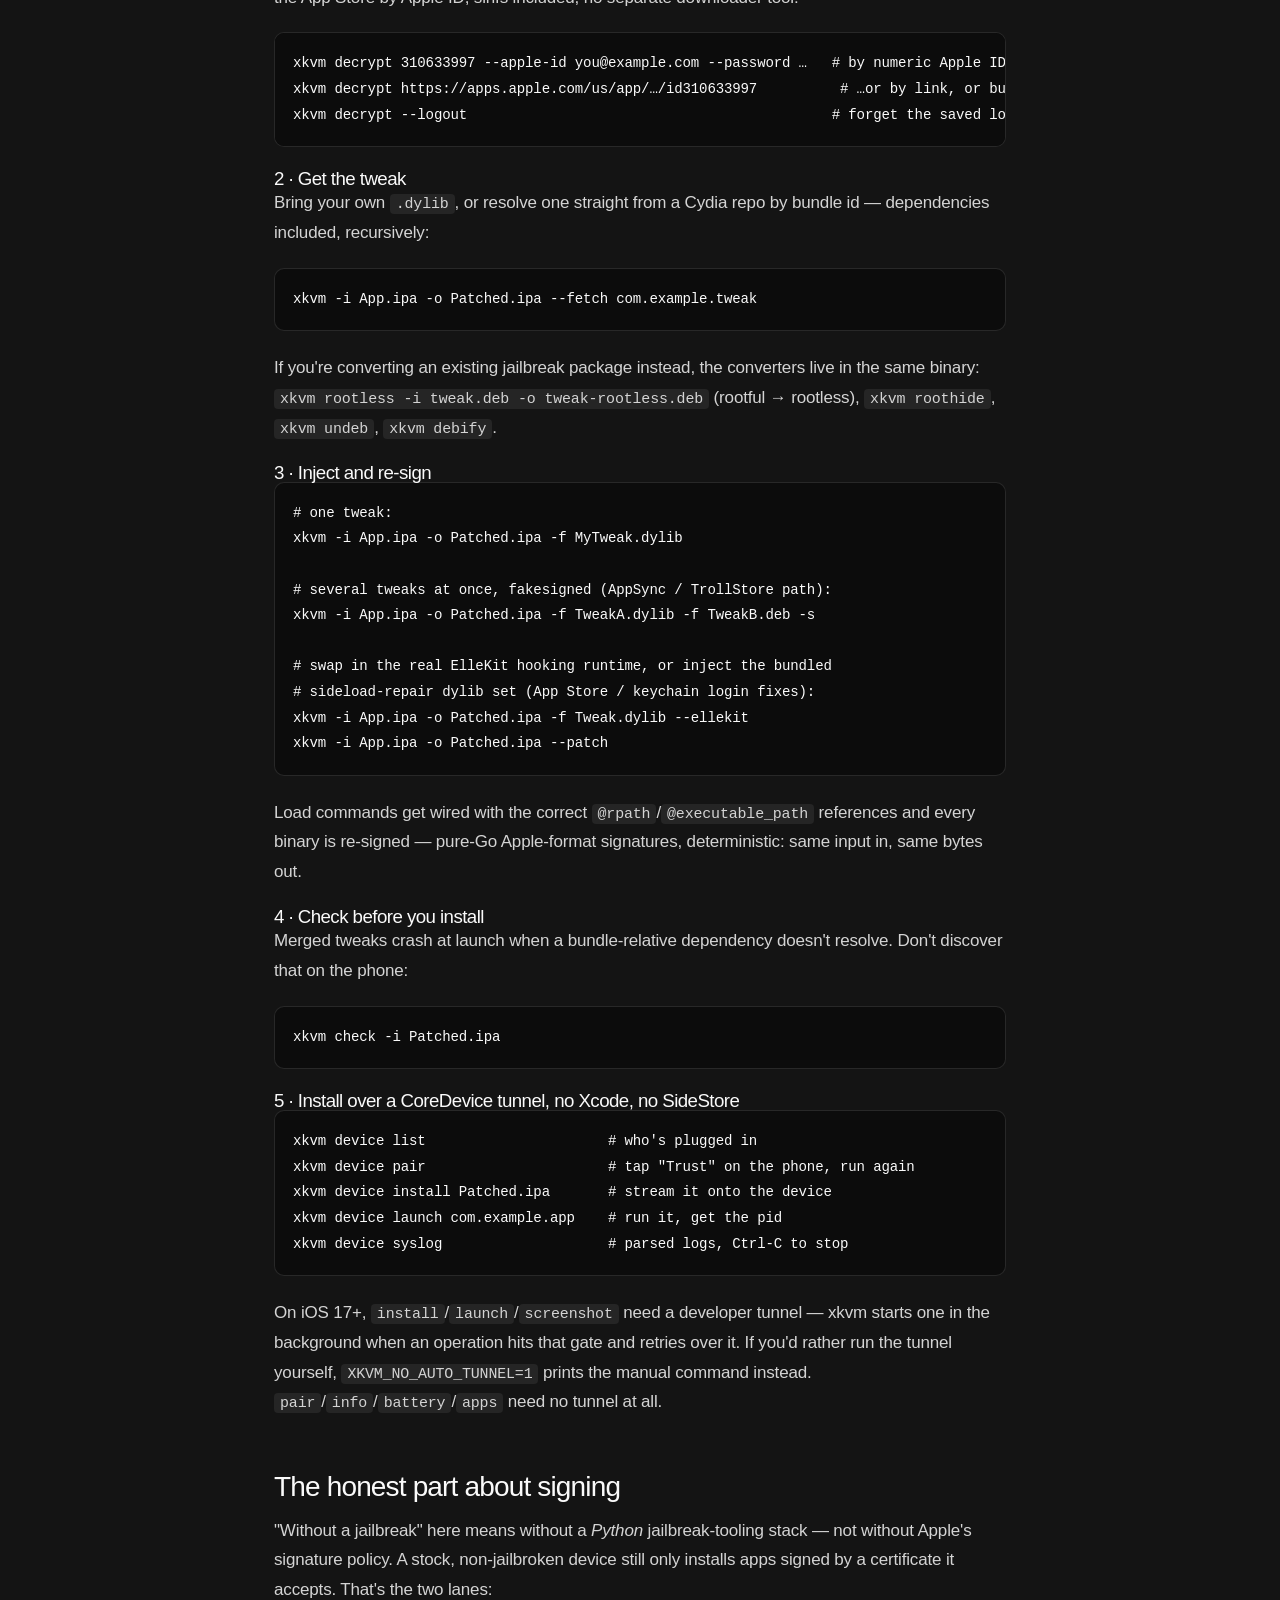
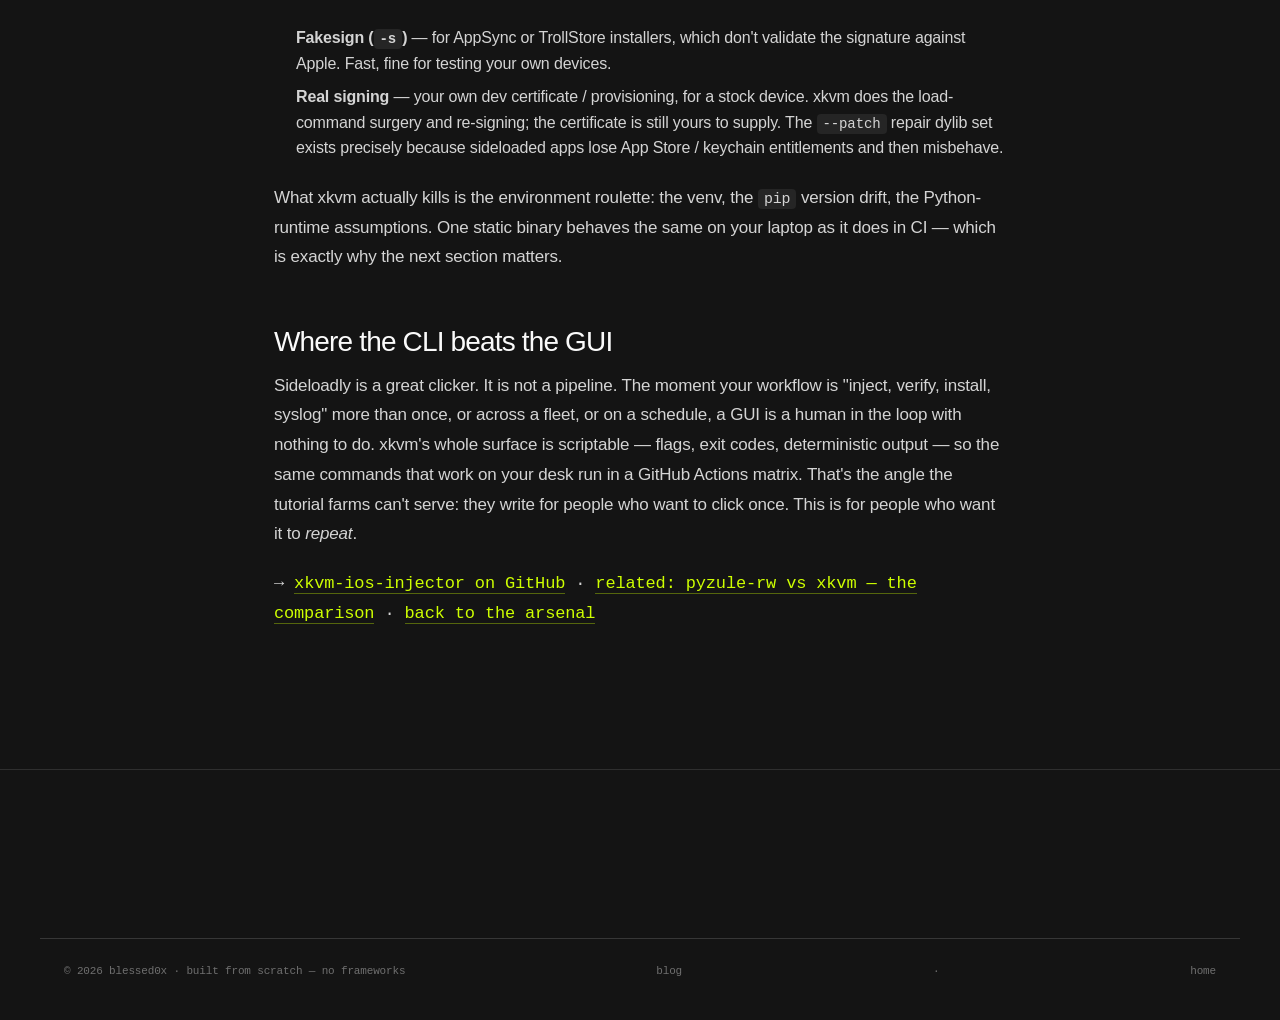
<file: blog/inject-dylib-into-ipa-no-jailbreak.html>
<!doctype html>
<html lang="en" class="no-js">
<head>
  <meta charset="utf-8">
  <meta name="viewport" content="width=device-width, initial-scale=1">
  <title>How to inject a dylib into an IPA without a jailbreak — pure Go, no Python — blessed0x blog</title>
  <meta name="description" content="Step-by-step: inject a dylib into an IPA, re-sign it, and sideload it on iOS 17+ with xkvm — the pure-Go CLI that replaces the pyzule/cyan Python stack. Real commands, no jailbreak required.">
  <meta name="robots" content="index, follow">
  <link rel="canonical" href="https://blessed0x.github.io/blog/inject-dylib-into-ipa-no-jailbreak.html">
  <meta property="og:type" content="article">
  <meta property="og:title" content="How to inject a dylib into an IPA without a jailbreak (pure Go, no Python)">
  <meta property="og:description" content="The full pipeline in real commands: fetch an app, inject a dylib, re-sign, install over a CoreDevice tunnel. xkvm does in one static binary what the pyzule/cyan Python stack did in a venv.">
  <meta property="og:url" content="https://blessed0x.github.io/blog/inject-dylib-into-ipa-no-jailbreak.html">
  <link rel="stylesheet" href="/assets/css/style.css">
  <script type="application/ld+json">
  {
    "@context": "https://schema.org",
    "@type": "Article",
    "headline": "How to inject a dylib into an IPA without a jailbreak — pure Go, no Python",
    "description": "A step-by-step walkthrough of injecting a dylib into an IPA, re-signing it, and sideloading it on iOS 17+ using xkvm, the pure-Go IPA tweak injector — no jailbreak, no Python environment.",
    "datePublished": "2026-09-08",
    "dateModified": "2026-09-08",
    "author": { "@type": "Person", "name": "blessed0x", "url": "https://github.com/blessed0x" },
    "publisher": { "@type": "Person", "name": "blessed0x", "url": "https://blessed0x.github.io/" },
    "mainEntityOfPage": "https://blessed0x.github.io/blog/inject-dylib-into-ipa-no-jailbreak.html",
    "about": ["iOS", "IPA", "dylib injection", "sideloading", "Mach-O", "Go", "xkvm"]
  }
  </script>
</head>
<body class="blog-page">
  <a class="skip-link" href="#main">Skip to content</a>
  <nav class="blog-nav">
    <div class="container blog-nav-inner">
      <a class="logo" href="/" aria-label="blessed0x home"><span class="logo-mark">0x</span>blessed0x</a>
      <a class="ulink" href="/blog/">← all posts</a>
    </div>
  </nav>

  <main id="main" class="post">
    <p class="post-kicker">blog / ios-re</p>
    <h1>How to inject a dylib into an IPA without a jailbreak — pure Go, no Python</h1>
    <p class="post-meta">blessed0x · 2026-09-08 · ~7 min read · <a href="https://github.com/blessed0x/xkvm-ios-injector">xkvm-ios-injector ↗</a></p>

    <p>Every "inject a tweak into an IPA" tutorial funnels you into a GUI and a Python venv. Sideloadly does the clicking for you, pyzule does the piping, and somewhere in between a dozen <code>pip install</code>s are quietly version-drifting. This post is the terminal version: the whole pipeline — fetch an app, inject a dylib, re-sign the container, install it on a device — in real commands, from <a href="https://github.com/blessed0x/xkvm-ios-injector">xkvm</a>, a single static Go binary. No jailbreak, no Python, no venv, no drama.</p>

    <h2>What injection actually is (two moving parts)</h2>
    <p>An IPA is a zip containing a <code>.app</code> bundle. Inside it, the binary is a Mach-O file, and "injecting a tweak" means doing exactly two things:</p>
    <ol>
      <li><strong>Add a load command.</strong> The tweak dylib gets referenced via an <code>LC_LOAD_DYLIB</code> pointing at a sane install path — <code>@rpath</code>, <code>@executable_path</code>, or <code>/usr/lib</code> depending on the tweak's layout. Get this wrong and the app won't launch; get the <em>ordering</em> wrong and it launches but crashes on load.</li>
      <li><strong>Rebuild the code signature.</strong> Every Mach-O in the bundle carries a signature covering its own bytes. Touch the binary and the signature is dead — install the app as-is and iOS rejects it. The signature has to be recomputed after the load command lands, which is the step most hand-rolled scripts fumble.</li>
    </ol>
    <p>That's the entire trick. The GUI tools just hide those two steps behind a progress bar. A CLI doesn't need to hide anything.</p>

    <h2>Install xkvm (one line, no Go needed)</h2>
<pre><code># macOS / Linux — downloads the release binary, puts it on PATH:
curl -fsSL https://raw.githubusercontent.com/blessed0x/xkvm-ios-injector/main/scripts/install.sh | bash

# Windows (PowerShell):
irm https://raw.githubusercontent.com/blessed0x/xkvm-ios-injector/main/scripts/install.ps1 | iex

# …or if you already have Go 1.26+:
go install github.com/blessed0x/xkvm-ios-injector/cmd/xkvm@latest</code></pre>
    <p>Sanity check: <code>xkvm --help</code>. If you'd rather click than type, <code>xkvm tui</code> asks the same questions one at a time and drives the exact same engine underneath.</p>

    <h2>The pipeline, end to end</h2>

    <h3>1 · Get the app you own</h3>
    <p>You need a decrypted IPA — an app you have the right to modify. xkvm downloads straight from the App Store by Apple ID, sinfs included, no separate downloader tool:</p>
<pre><code>xkvm decrypt 310633997 --apple-id you@example.com --password …   # by numeric Apple ID
xkvm decrypt https://apps.apple.com/us/app/…/id310633997          # …or by link, or bundle id
xkvm decrypt --logout                                            # forget the saved login</code></pre>

    <h3>2 · Get the tweak</h3>
    <p>Bring your own <code>.dylib</code>, or resolve one straight from a Cydia repo by bundle id — dependencies included, recursively:</p>
<pre><code>xkvm -i App.ipa -o Patched.ipa --fetch com.example.tweak</code></pre>
    <p>If you're converting an existing jailbreak package instead, the converters live in the same binary: <code>xkvm rootless -i tweak.deb -o tweak-rootless.deb</code> (rootful → rootless), <code>xkvm roothide</code>, <code>xkvm undeb</code>, <code>xkvm debify</code>.</p>

    <h3>3 · Inject and re-sign</h3>
<pre><code># one tweak:
xkvm -i App.ipa -o Patched.ipa -f MyTweak.dylib

# several tweaks at once, fakesigned (AppSync / TrollStore path):
xkvm -i App.ipa -o Patched.ipa -f TweakA.dylib -f TweakB.deb -s

# swap in the real ElleKit hooking runtime, or inject the bundled
# sideload-repair dylib set (App Store / keychain login fixes):
xkvm -i App.ipa -o Patched.ipa -f Tweak.dylib --ellekit
xkvm -i App.ipa -o Patched.ipa --patch</code></pre>
    <p>Load commands get wired with the correct <code>@rpath</code>/<code>@executable_path</code> references and every binary is re-signed — pure-Go Apple-format signatures, deterministic: same input in, same bytes out.</p>

    <h3>4 · Check before you install</h3>
    <p>Merged tweaks crash at launch when a bundle-relative dependency doesn't resolve. Don't discover that on the phone:</p>
<pre><code>xkvm check -i Patched.ipa</code></pre>

    <h3>5 · Install over a CoreDevice tunnel, no Xcode, no SideStore</h3>
<pre><code>xkvm device list                      # who's plugged in
xkvm device pair                      # tap "Trust" on the phone, run again
xkvm device install Patched.ipa       # stream it onto the device
xkvm device launch com.example.app    # run it, get the pid
xkvm device syslog                    # parsed logs, Ctrl-C to stop</code></pre>
    <p>On iOS 17+, <code>install</code>/<code>launch</code>/<code>screenshot</code> need a developer tunnel — xkvm starts one in the background when an operation hits that gate and retries over it. If you'd rather run the tunnel yourself, <code>XKVM_NO_AUTO_TUNNEL=1</code> prints the manual command instead. <code>pair</code>/<code>info</code>/<code>battery</code>/<code>apps</code> need no tunnel at all.</p>

    <h2>The honest part about signing</h2>
    <p>"Without a jailbreak" here means without a <em>Python</em> jailbreak-tooling stack — not without Apple's signature policy. A stock, non-jailbroken device still only installs apps signed by a certificate it accepts. That's the two lanes:</p>
    <ul>
      <li><strong>Fakesign (<code>-s</code>)</strong> — for AppSync or TrollStore installers, which don't validate the signature against Apple. Fast, fine for testing your own devices.</li>
      <li><strong>Real signing</strong> — your own dev certificate / provisioning, for a stock device. xkvm does the load-command surgery and re-signing; the certificate is still yours to supply. The <code>--patch</code> repair dylib set exists precisely because sideloaded apps lose App Store / keychain entitlements and then misbehave.</li>
    </ul>
    <p>What xkvm actually kills is the environment roulette: the venv, the <code>pip</code> version drift, the Python-runtime assumptions. One static binary behaves the same on your laptop as it does in CI — which is exactly why the next section matters.</p>

    <h2>Where the CLI beats the GUI</h2>
    <p>Sideloadly is a great clicker. It is not a pipeline. The moment your workflow is "inject, verify, install, syslog" more than once, or across a fleet, or on a schedule, a GUI is a human in the loop with nothing to do. xkvm's whole surface is scriptable — flags, exit codes, deterministic output — so the same commands that work on your desk run in a GitHub Actions matrix. That's the angle the tutorial farms can't serve: they write for people who want to click once. This is for people who want it to <em>repeat</em>.</p>

    <p class="post-cta">→ <a href="https://github.com/blessed0x/xkvm-ios-injector">xkvm-ios-injector on GitHub</a> · <a href="/blog/pyzule-vs-xkvm-ios-injector.html">related: pyzule-rw vs xkvm — the comparison</a> · <a href="/">back to the arsenal</a></p>
  </main>

  <footer class="footer" style="border-top:1px solid rgba(236,236,236,.12)">
    <div class="container footer-bottom" style="display:flex;justify-content:space-between;flex-wrap:wrap;gap:12px">
      <span>© 2026 blessed0x · built from scratch — no frameworks</span>
      <a href="/blog/">blog</a> · <a href="/">home</a>
    </div>
  </footer>
</body>
</html>
</file>
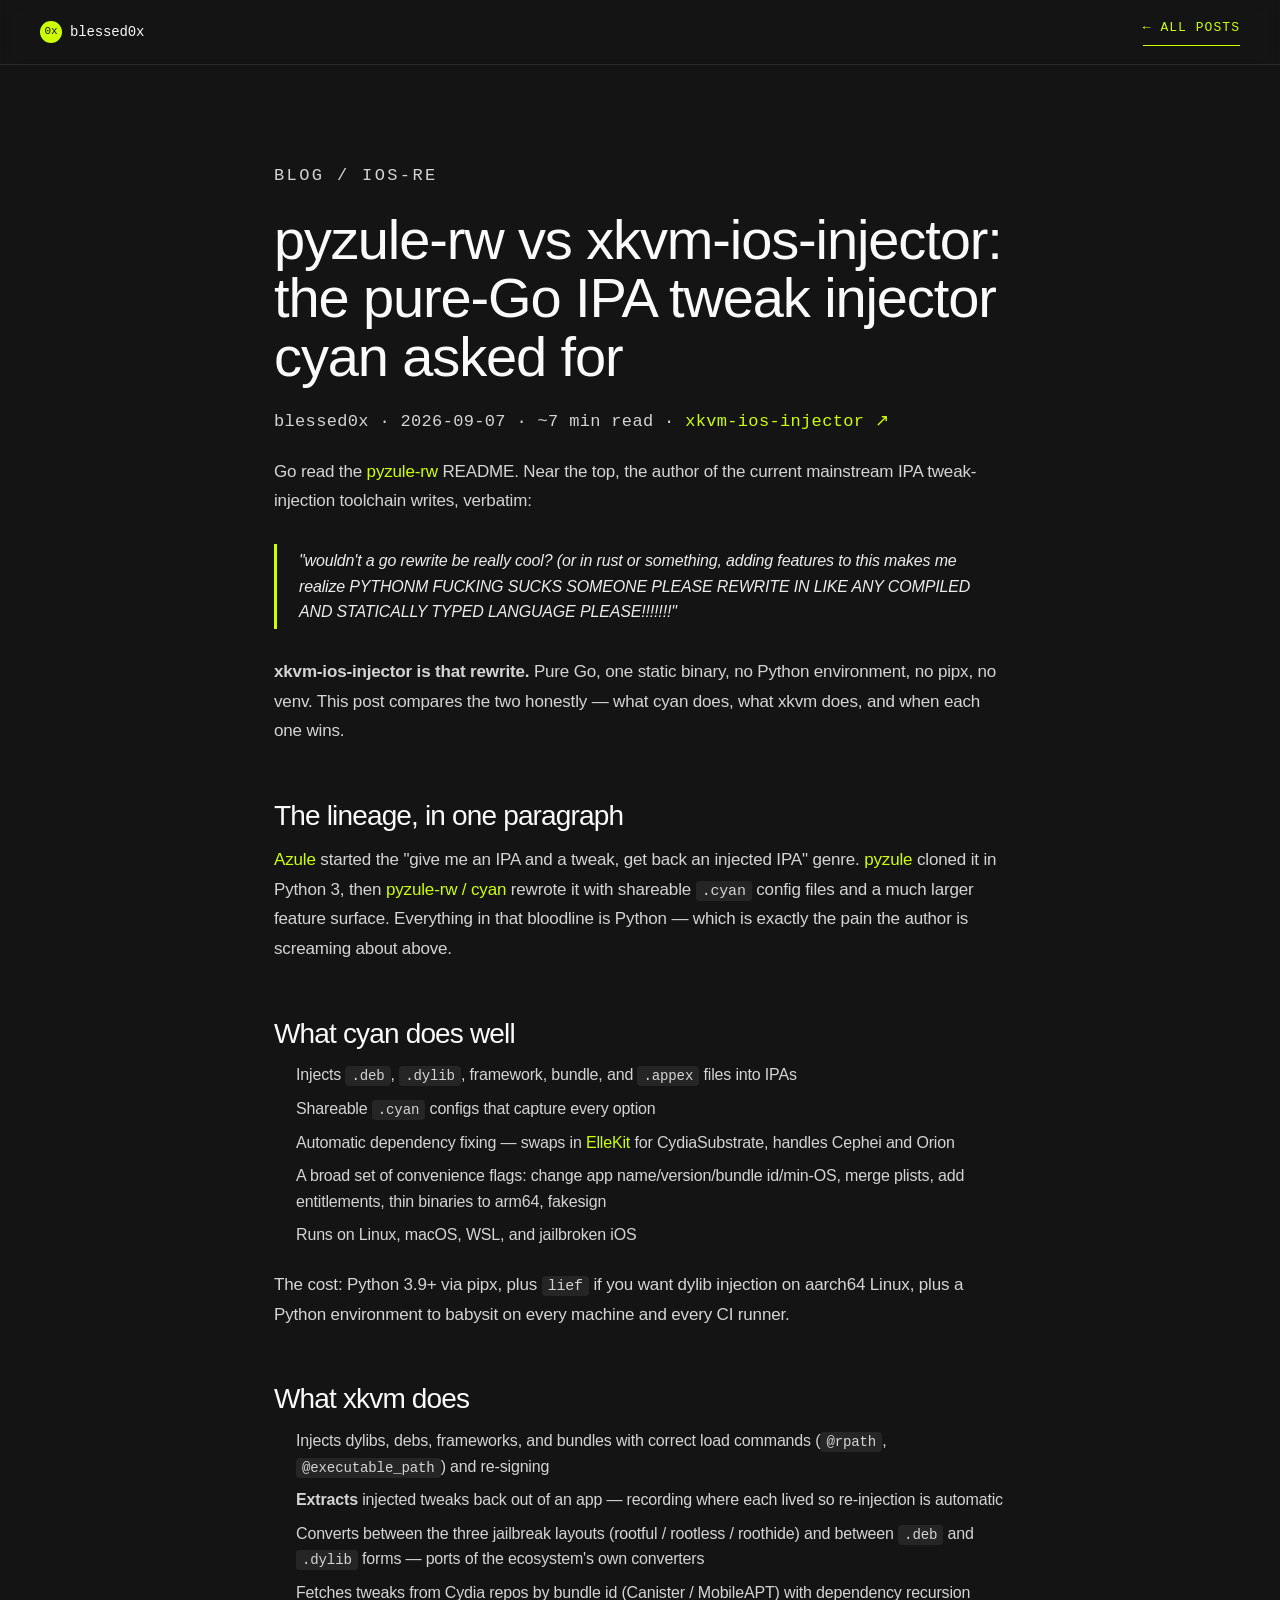
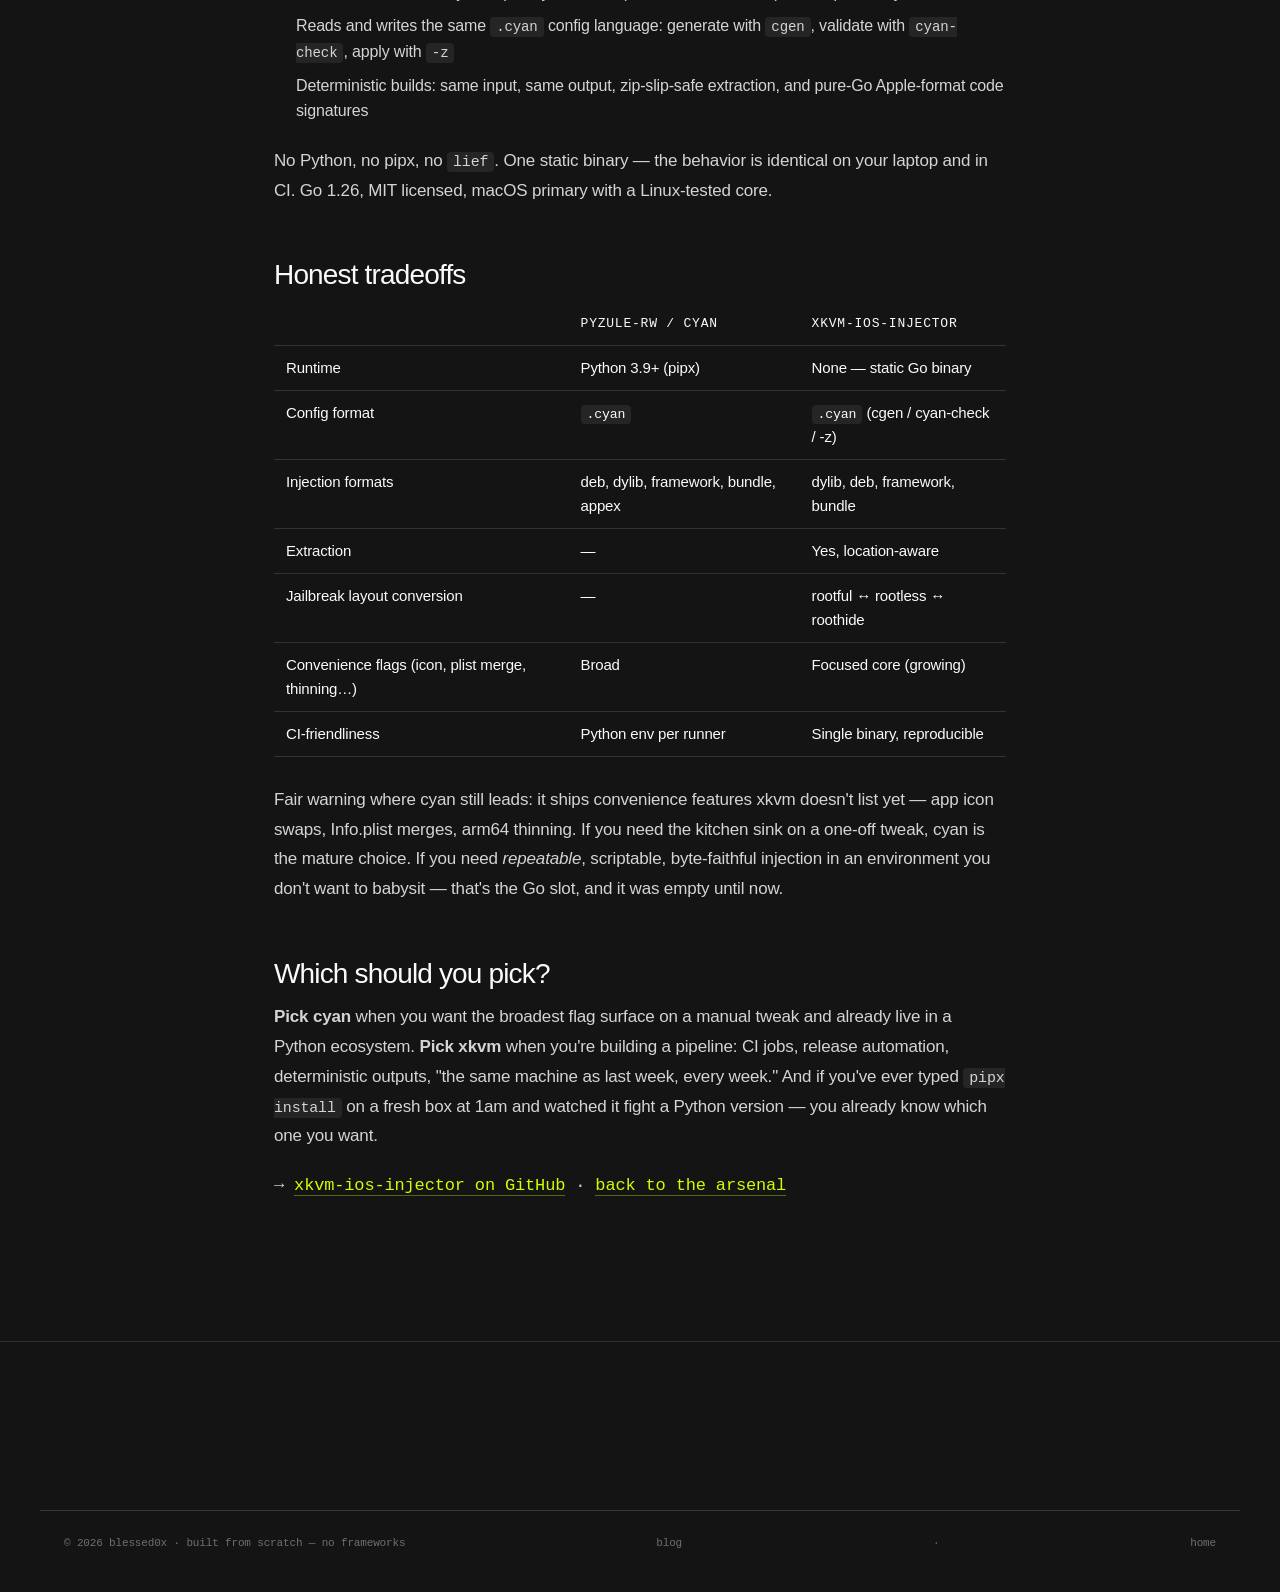
<file: blog/pyzule-vs-xkvm-ios-injector.html>
<!doctype html>
<html lang="en" class="no-js">
<head>
  <meta charset="utf-8">
  <meta name="viewport" content="width=device-width, initial-scale=1">
  <title>pyzule-rw vs xkvm-ios-injector: the pure-Go IPA tweak injector cyan asked for — blessed0x blog</title>
  <meta name="description" content="xkvm-ios-injector is the pure-Go rewrite the pyzule-rw author literally asked for: inject dylibs, debs, frameworks and bundles into IPA files as one static binary — no Python, no pipx, no venv.">
  <meta name="robots" content="index, follow">
  <link rel="canonical" href="https://blessed0x.github.io/blog/pyzule-vs-xkvm-ios-injector.html">
  <meta property="og:type" content="article">
  <meta property="og:title" content="pyzule-rw vs xkvm-ios-injector: the pure-Go IPA tweak injector cyan asked for">
  <meta property="og:description" content="The pyzule lineage is Python. xkvm-ios-injector is the byte-faithful pure-Go rewrite — inject dylibs into IPA files, no runtime to babysit.">
  <meta property="og:url" content="https://blessed0x.github.io/blog/pyzule-vs-xkvm-ios-injector.html">
  <link rel="stylesheet" href="/assets/css/style.css">
  <script type="application/ld+json">
  {
    "@context": "https://schema.org",
    "@type": "Article",
    "headline": "pyzule-rw vs xkvm-ios-injector: the pure-Go IPA tweak injector cyan asked for",
    "description": "xkvm-ios-injector is a pure-Go rewrite of the pyzule-rw/cyan bloodline: inject dylibs and tweaks into IPA files as one static binary, no Python environment.",
    "datePublished": "2026-09-07",
    "dateModified": "2026-09-07",
    "author": { "@type": "Person", "name": "blessed0x", "url": "https://github.com/blessed0x" },
    "publisher": { "@type": "Person", "name": "blessed0x", "url": "https://blessed0x.github.io/" },
    "mainEntityOfPage": "https://blessed0x.github.io/blog/pyzule-vs-xkvm-ios-injector.html",
    "about": ["pyzule-rw", "cyan", "IPA tweak injection", "dylib injection", "iOS sideloading"]
  }
  </script>
</head>
<body class="blog-page">
  <a class="skip-link" href="#main">Skip to content</a>
  <nav class="blog-nav">
    <div class="container blog-nav-inner">
      <a class="logo" href="/" aria-label="blessed0x home"><span class="logo-mark">0x</span>blessed0x</a>
      <a class="ulink" href="/blog/">← all posts</a>
    </div>
  </nav>

  <main id="main" class="post">
    <p class="post-kicker">blog / ios-re</p>
    <h1>pyzule-rw vs xkvm-ios-injector: the pure-Go IPA tweak injector cyan asked for</h1>
    <p class="post-meta">blessed0x · 2026-09-07 · ~7 min read · <a href="https://github.com/blessed0x/xkvm-ios-injector">xkvm-ios-injector ↗</a></p>

    <p>Go read the <a href="https://github.com/asdfzxcvbn/pyzule-rw">pyzule-rw</a> README. Near the top, the author of the current mainstream IPA tweak-injection toolchain writes, verbatim:</p>

    <blockquote>"wouldn't a go rewrite be really cool? (or in rust or something, adding features to this makes me realize PYTHONM FUCKING SUCKS SOMEONE PLEASE REWRITE IN LIKE ANY COMPILED AND STATICALLY TYPED LANGUAGE PLEASE!!!!!!!"</blockquote>

    <p><strong>xkvm-ios-injector is that rewrite.</strong> Pure Go, one static binary, no Python environment, no pipx, no venv. This post compares the two honestly — what cyan does, what xkvm does, and when each one wins.</p>

    <h2>The lineage, in one paragraph</h2>
    <p><a href="https://github.com/mpelteshki/Azule">Azule</a> started the "give me an IPA and a tweak, get back an injected IPA" genre. <a href="https://github.com/asdfzxcvbn/pyzule">pyzule</a> cloned it in Python 3, then <a href="https://github.com/asdfzxcvbn/pyzule-rw">pyzule-rw / cyan</a> rewrote it with shareable <code>.cyan</code> config files and a much larger feature surface. Everything in that bloodline is Python — which is exactly the pain the author is screaming about above.</p>

    <h2>What cyan does well</h2>
    <ul>
      <li>Injects <code>.deb</code>, <code>.dylib</code>, framework, bundle, and <code>.appex</code> files into IPAs</li>
      <li>Shareable <code>.cyan</code> configs that capture every option</li>
      <li>Automatic dependency fixing — swaps in <a href="https://github.com/evelyneee/ellekit/">ElleKit</a> for CydiaSubstrate, handles Cephei and Orion</li>
      <li>A broad set of convenience flags: change app name/version/bundle id/min-OS, merge plists, add entitlements, thin binaries to arm64, fakesign</li>
      <li>Runs on Linux, macOS, WSL, and jailbroken iOS</li>
    </ul>
    <p>The cost: Python 3.9+ via pipx, plus <code>lief</code> if you want dylib injection on aarch64 Linux, plus a Python environment to babysit on every machine and every CI runner.</p>

    <h2>What xkvm does</h2>
    <ul>
      <li>Injects dylibs, debs, frameworks, and bundles with correct load commands (<code>@rpath</code>, <code>@executable_path</code>) and re-signing</li>
      <li><strong>Extracts</strong> injected tweaks back out of an app — recording where each lived so re-injection is automatic</li>
      <li>Converts between the three jailbreak layouts (rootful / rootless / roothide) and between <code>.deb</code> and <code>.dylib</code> forms — ports of the ecosystem's own converters</li>
      <li>Fetches tweaks from Cydia repos by bundle id (Canister / MobileAPT) with dependency recursion</li>
      <li>Reads and writes the same <code>.cyan</code> config language: generate with <code>cgen</code>, validate with <code>cyan-check</code>, apply with <code>-z</code></li>
      <li>Deterministic builds: same input, same output, zip-slip-safe extraction, and pure-Go Apple-format code signatures</li>
    </ul>
    <p>No Python, no pipx, no <code>lief</code>. One static binary — the behavior is identical on your laptop and in CI. Go 1.26, MIT licensed, macOS primary with a Linux-tested core.</p>

    <h2>Honest tradeoffs</h2>
    <table>
      <tr><th></th><th>pyzule-rw / cyan</th><th>xkvm-ios-injector</th></tr>
      <tr><td>Runtime</td><td>Python 3.9+ (pipx)</td><td>None — static Go binary</td></tr>
      <tr><td>Config format</td><td><code>.cyan</code></td><td><code>.cyan</code> (cgen / cyan-check / -z)</td></tr>
      <tr><td>Injection formats</td><td>deb, dylib, framework, bundle, appex</td><td>dylib, deb, framework, bundle</td></tr>
      <tr><td>Extraction</td><td>—</td><td>Yes, location-aware</td></tr>
      <tr><td>Jailbreak layout conversion</td><td>—</td><td>rootful ↔ rootless ↔ roothide</td></tr>
      <tr><td>Convenience flags (icon, plist merge, thinning…)</td><td>Broad</td><td>Focused core (growing)</td></tr>
      <tr><td>CI-friendliness</td><td>Python env per runner</td><td>Single binary, reproducible</td></tr>
    </table>
    <p>Fair warning where cyan still leads: it ships convenience features xkvm doesn't list yet — app icon swaps, Info.plist merges, arm64 thinning. If you need the kitchen sink on a one-off tweak, cyan is the mature choice. If you need <em>repeatable</em>, scriptable, byte-faithful injection in an environment you don't want to babysit — that's the Go slot, and it was empty until now.</p>

    <h2>Which should you pick?</h2>
    <p><strong>Pick cyan</strong> when you want the broadest flag surface on a manual tweak and already live in a Python ecosystem. <strong>Pick xkvm</strong> when you're building a pipeline: CI jobs, release automation, deterministic outputs, "the same machine as last week, every week." And if you've ever typed <code>pipx install</code> on a fresh box at 1am and watched it fight a Python version — you already know which one you want.</p>

    <p class="post-cta">→ <a href="https://github.com/blessed0x/xkvm-ios-injector">xkvm-ios-injector on GitHub</a> · <a href="/">back to the arsenal</a></p>
  </main>

  <footer class="footer" style="border-top:1px solid rgba(236,236,236,.12)">
    <div class="container footer-bottom" style="display:flex;justify-content:space-between;flex-wrap:wrap;gap:12px">
      <span>© 2026 blessed0x · built from scratch — no frameworks</span>
      <a href="/blog/">blog</a> · <a href="/">home</a>
    </div>
  </footer>
</body>
</html>
</file>
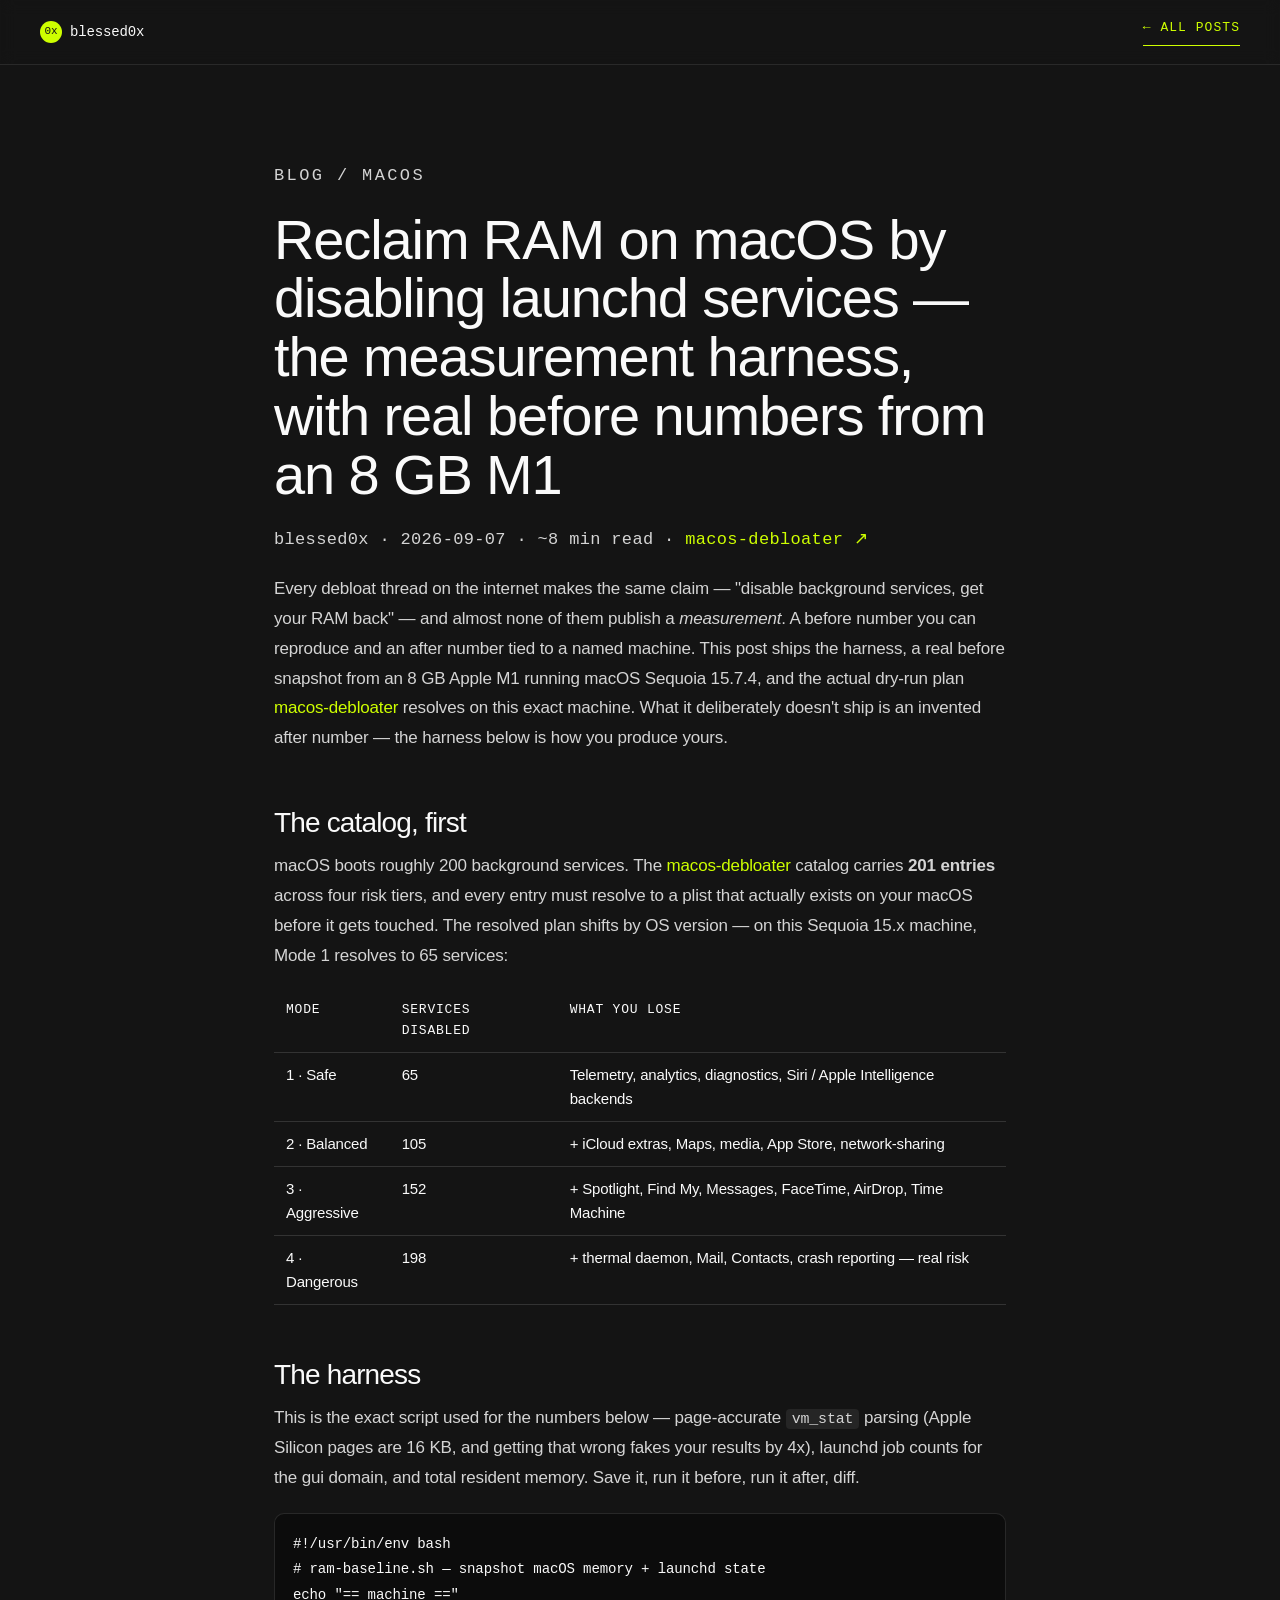
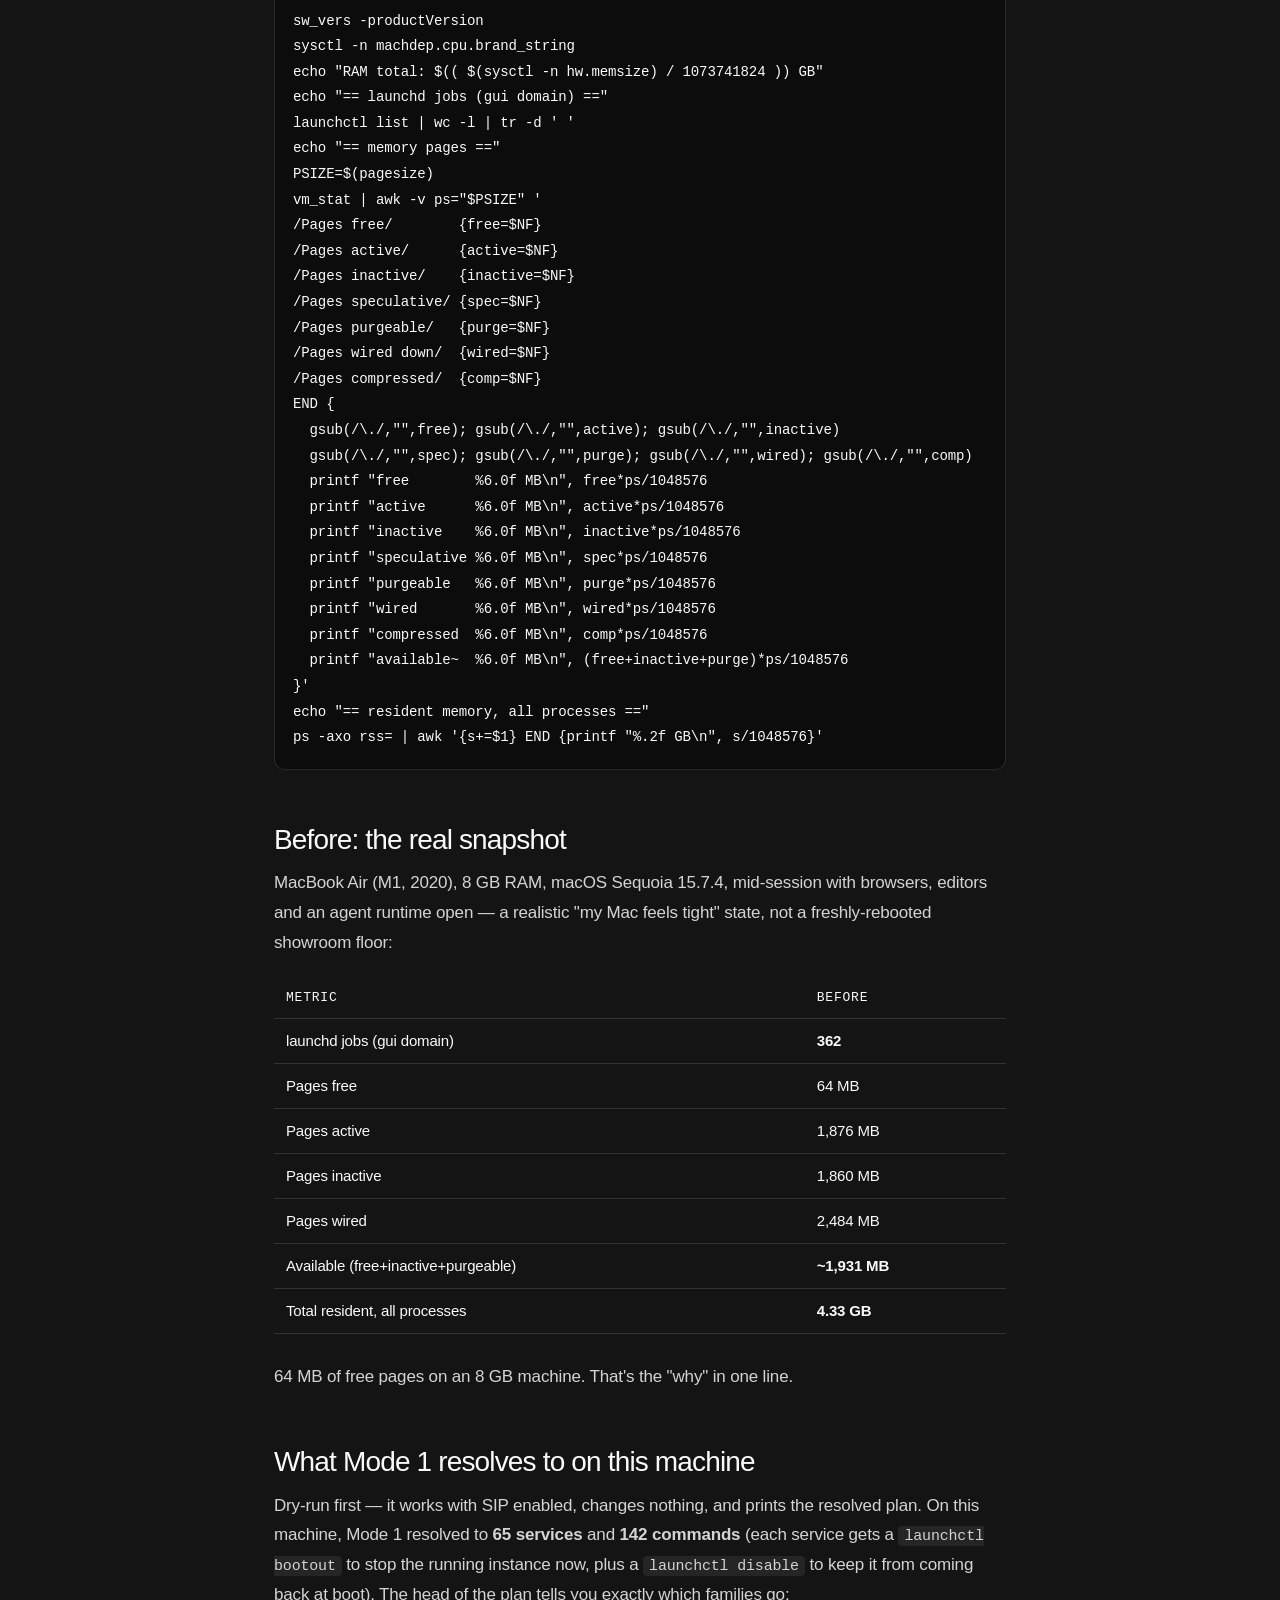
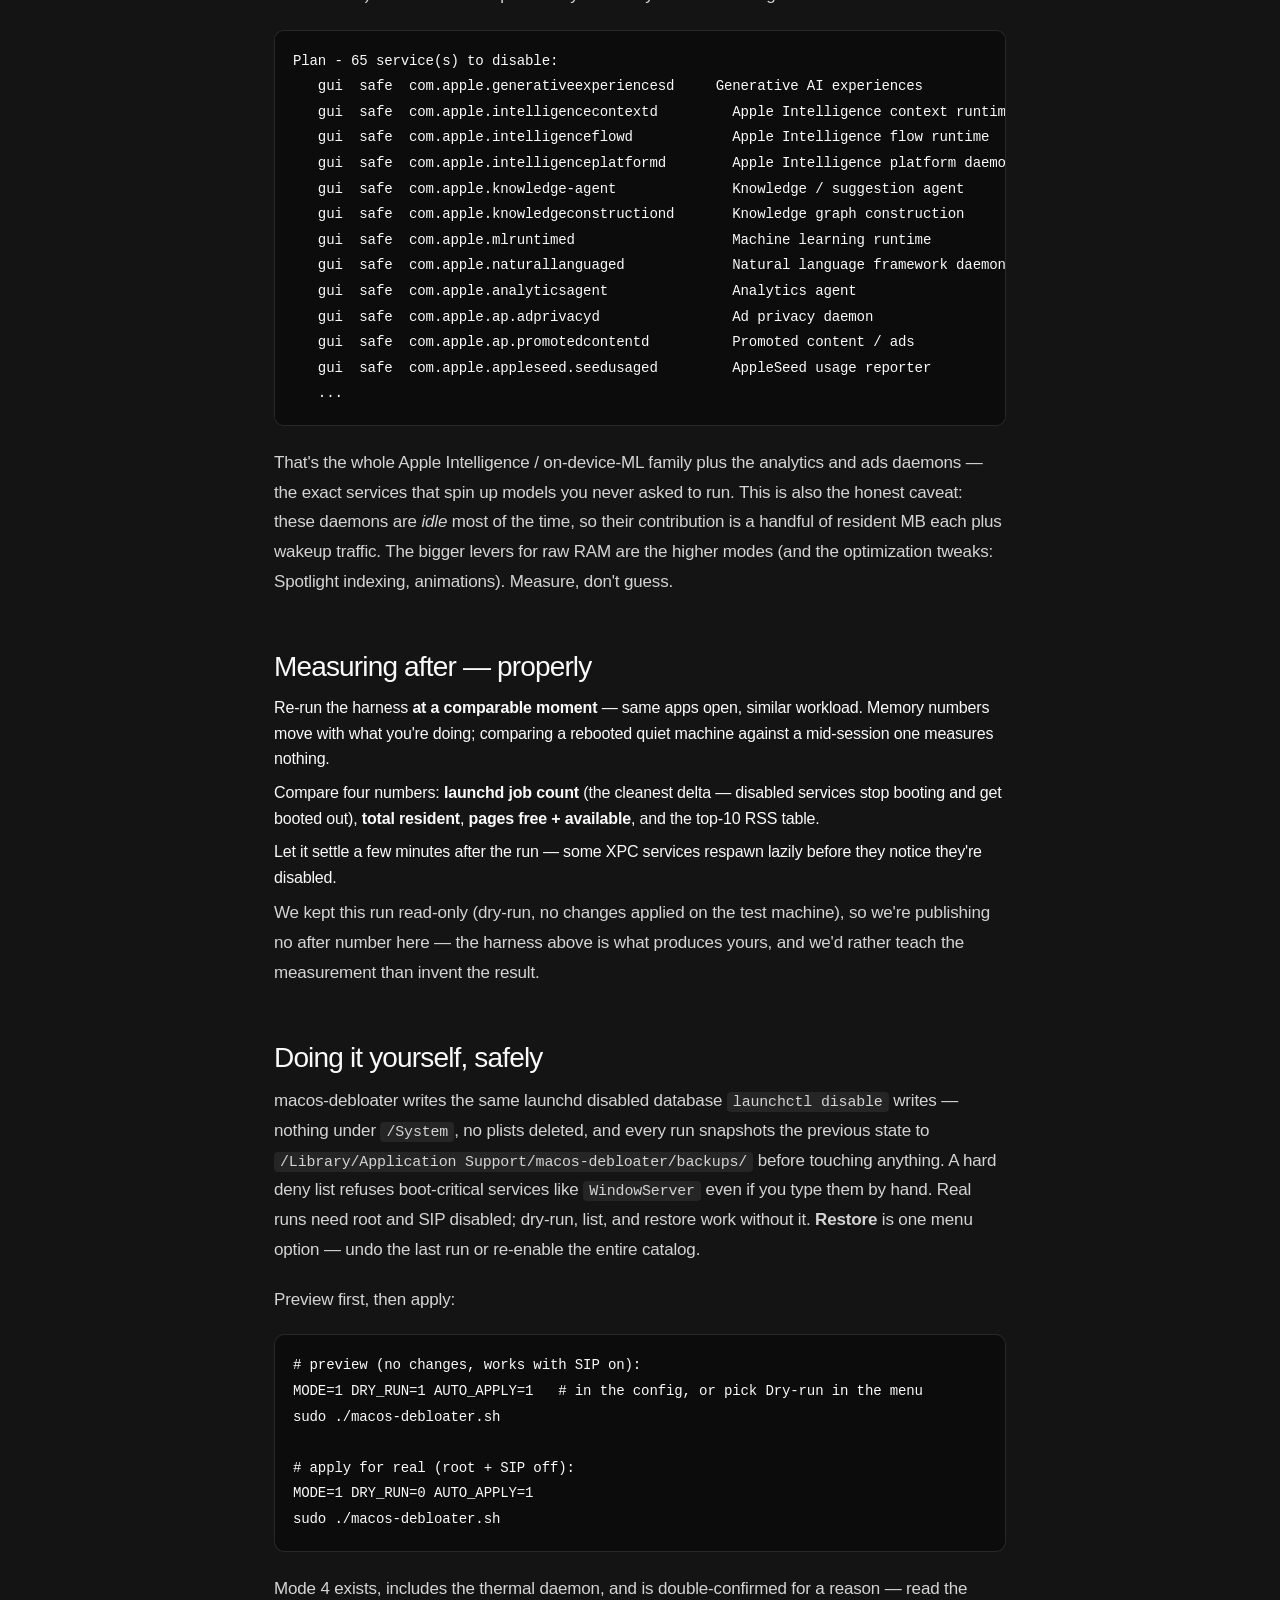
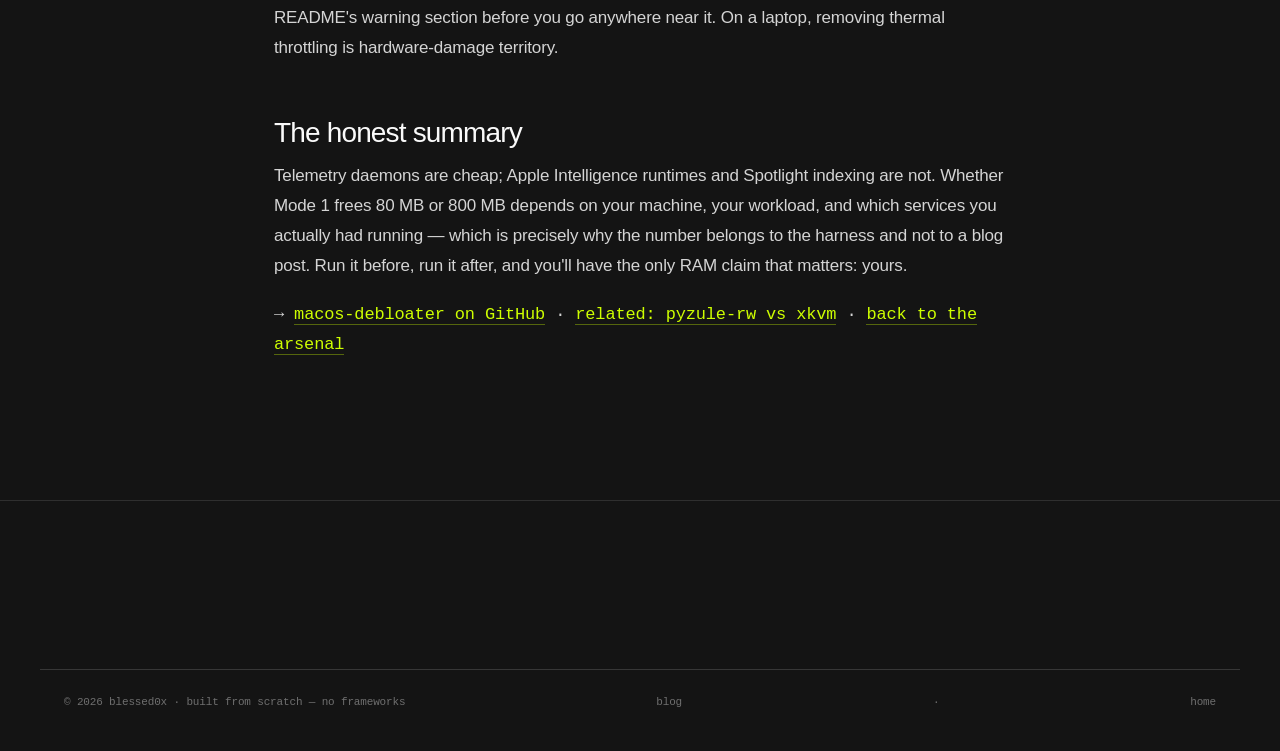
<file: blog/reclaim-ram-launchd-services.html>
<!doctype html>
<html lang="en" class="no-js">
<head>
  <meta charset="utf-8">
  <meta name="viewport" content="width=device-width, initial-scale=1">
  <title>Reclaim RAM on macOS by disabling launchd services — the before/after measurement harness, tested on an 8 GB M1 — blessed0x blog</title>
  <meta name="description" content="How to measure RAM before and after disabling macOS launchd services: a copy-paste harness, real before numbers from an 8 GB M1 running Sequoia, and the actual 65-service Mode 1 dry-run plan. No invented results.">
  <meta name="robots" content="index, follow">
  <link rel="canonical" href="https://blessed0x.github.io/blog/reclaim-ram-launchd-services.html">
  <meta property="og:type" content="article">
  <meta property="og:title" content="Reclaim RAM on macOS by disabling launchd services — the measurement harness">
  <meta property="og:description" content="A copy-paste measurement harness, a real before snapshot from an 8 GB M1, and the exact 65-service dry-run plan. Measure your own machine — no invented numbers.">
  <meta property="og:url" content="https://blessed0x.github.io/blog/reclaim-ram-launchd-services.html">
  <link rel="stylesheet" href="/assets/css/style.css">
  <script type="application/ld+json">
  {
    "@context": "https://schema.org",
    "@type": "Article",
    "headline": "Reclaim RAM on macOS by disabling launchd services — the before/after measurement harness",
    "description": "A copy-paste harness for measuring macOS memory and launchd state before and after debloating, with a real before snapshot from an 8 GB M1 and the resolved 65-service Mode 1 dry-run plan.",
    "datePublished": "2026-09-07",
    "dateModified": "2026-09-07",
    "author": { "@type": "Person", "name": "blessed0x", "url": "https://github.com/blessed0x" },
    "publisher": { "@type": "Person", "name": "blessed0x", "url": "https://blessed0x.github.io/" },
    "mainEntityOfPage": "https://blessed0x.github.io/blog/reclaim-ram-launchd-services.html",
    "about": ["macOS", "launchd", "RAM", "debloating", "vm_stat"]
  }
  </script>
</head>
<body class="blog-page">
  <a class="skip-link" href="#main">Skip to content</a>
  <nav class="blog-nav">
    <div class="container blog-nav-inner">
      <a class="logo" href="/" aria-label="blessed0x home"><span class="logo-mark">0x</span>blessed0x</a>
      <a class="ulink" href="/blog/">← all posts</a>
    </div>
  </nav>

  <main id="main" class="post">
    <p class="post-kicker">blog / macos</p>
    <h1>Reclaim RAM on macOS by disabling launchd services — the measurement harness, with real before numbers from an 8 GB M1</h1>
    <p class="post-meta">blessed0x · 2026-09-07 · ~8 min read · <a href="https://github.com/blessed0x/macos-debloater">macos-debloater ↗</a></p>

    <p>Every debloat thread on the internet makes the same claim — "disable background services, get your RAM back" — and almost none of them publish a <em>measurement</em>. A before number you can reproduce and an after number tied to a named machine. This post ships the harness, a real before snapshot from an 8 GB Apple M1 running macOS Sequoia 15.7.4, and the actual dry-run plan <a href="https://github.com/blessed0x/macos-debloater">macos-debloater</a> resolves on this exact machine. What it deliberately doesn't ship is an invented after number — the harness below is how you produce yours.</p>

    <h2>The catalog, first</h2>
    <p>macOS boots roughly 200 background services. The <a href="https://github.com/blessed0x/macos-debloater">macos-debloater</a> catalog carries <strong>201 entries</strong> across four risk tiers, and every entry must resolve to a plist that actually exists on your macOS before it gets touched. The resolved plan shifts by OS version — on this Sequoia 15.x machine, Mode 1 resolves to 65 services:</p>

    <table>
      <tr><th>Mode</th><th>Services disabled</th><th>What you lose</th></tr>
      <tr><td>1 · Safe</td><td>65</td><td>Telemetry, analytics, diagnostics, Siri / Apple Intelligence backends</td></tr>
      <tr><td>2 · Balanced</td><td>105</td><td>+ iCloud extras, Maps, media, App Store, network-sharing</td></tr>
      <tr><td>3 · Aggressive</td><td>152</td><td>+ Spotlight, Find My, Messages, FaceTime, AirDrop, Time Machine</td></tr>
      <tr><td>4 · Dangerous</td><td>198</td><td>+ thermal daemon, Mail, Contacts, crash reporting — real risk</td></tr>
    </table>

    <h2>The harness</h2>
    <p>This is the exact script used for the numbers below — page-accurate <code>vm_stat</code> parsing (Apple Silicon pages are 16 KB, and getting that wrong fakes your results by 4x), launchd job counts for the gui domain, and total resident memory. Save it, run it before, run it after, diff.</p>

<pre><code>#!/usr/bin/env bash
# ram-baseline.sh — snapshot macOS memory + launchd state
echo "== machine =="
sw_vers -productVersion
sysctl -n machdep.cpu.brand_string
echo "RAM total: $(( $(sysctl -n hw.memsize) / 1073741824 )) GB"
echo "== launchd jobs (gui domain) =="
launchctl list | wc -l | tr -d ' '
echo "== memory pages =="
PSIZE=$(pagesize)
vm_stat | awk -v ps="$PSIZE" '
/Pages free/        {free=$NF}
/Pages active/      {active=$NF}
/Pages inactive/    {inactive=$NF}
/Pages speculative/ {spec=$NF}
/Pages purgeable/   {purge=$NF}
/Pages wired down/  {wired=$NF}
/Pages compressed/  {comp=$NF}
END {
  gsub(/\./,"",free); gsub(/\./,"",active); gsub(/\./,"",inactive)
  gsub(/\./,"",spec); gsub(/\./,"",purge); gsub(/\./,"",wired); gsub(/\./,"",comp)
  printf "free        %6.0f MB\n", free*ps/1048576
  printf "active      %6.0f MB\n", active*ps/1048576
  printf "inactive    %6.0f MB\n", inactive*ps/1048576
  printf "speculative %6.0f MB\n", spec*ps/1048576
  printf "purgeable   %6.0f MB\n", purge*ps/1048576
  printf "wired       %6.0f MB\n", wired*ps/1048576
  printf "compressed  %6.0f MB\n", comp*ps/1048576
  printf "available~  %6.0f MB\n", (free+inactive+purge)*ps/1048576
}'
echo "== resident memory, all processes =="
ps -axo rss= | awk '{s+=$1} END {printf "%.2f GB\n", s/1048576}'</code></pre>

    <h2>Before: the real snapshot</h2>
    <p>MacBook Air (M1, 2020), 8 GB RAM, macOS Sequoia 15.7.4, mid-session with browsers, editors and an agent runtime open — a realistic "my Mac feels tight" state, not a freshly-rebooted showroom floor:</p>

    <table>
      <tr><th>Metric</th><th>Before</th></tr>
      <tr><td>launchd jobs (gui domain)</td><td><strong>362</strong></td></tr>
      <tr><td>Pages free</td><td>64 MB</td></tr>
      <tr><td>Pages active</td><td>1,876 MB</td></tr>
      <tr><td>Pages inactive</td><td>1,860 MB</td></tr>
      <tr><td>Pages wired</td><td>2,484 MB</td></tr>
      <tr><td>Available (free+inactive+purgeable)</td><td><strong>~1,931 MB</strong></td></tr>
      <tr><td>Total resident, all processes</td><td><strong>4.33 GB</strong></td></tr>
    </table>

    <p>64 MB of free pages on an 8 GB machine. That's the "why" in one line.</p>

    <h2>What Mode 1 resolves to on this machine</h2>
    <p>Dry-run first — it works with SIP enabled, changes nothing, and prints the resolved plan. On this machine, Mode 1 resolved to <strong>65 services</strong> and <strong>142 commands</strong> (each service gets a <code>launchctl bootout</code> to stop the running instance now, plus a <code>launchctl disable</code> to keep it from coming back at boot). The head of the plan tells you exactly which families go:</p>

<pre><code>Plan - 65 service(s) to disable:
   gui  safe  com.apple.generativeexperiencesd     Generative AI experiences
   gui  safe  com.apple.intelligencecontextd         Apple Intelligence context runtime
   gui  safe  com.apple.intelligenceflowd            Apple Intelligence flow runtime
   gui  safe  com.apple.intelligenceplatformd        Apple Intelligence platform daemon
   gui  safe  com.apple.knowledge-agent              Knowledge / suggestion agent
   gui  safe  com.apple.knowledgeconstructiond       Knowledge graph construction
   gui  safe  com.apple.mlruntimed                   Machine learning runtime
   gui  safe  com.apple.naturallanguaged             Natural language framework daemon
   gui  safe  com.apple.analyticsagent               Analytics agent
   gui  safe  com.apple.ap.adprivacyd                Ad privacy daemon
   gui  safe  com.apple.ap.promotedcontentd          Promoted content / ads
   gui  safe  com.apple.appleseed.seedusaged         AppleSeed usage reporter
   ...</code></pre>

    <p>That's the whole Apple Intelligence / on-device-ML family plus the analytics and ads daemons — the exact services that spin up models you never asked to run. This is also the honest caveat: these daemons are <em>idle</em> most of the time, so their contribution is a handful of resident MB each plus wakeup traffic. The bigger levers for raw RAM are the higher modes (and the optimization tweaks: Spotlight indexing, animations). Measure, don't guess.</p>

    <h2>Measuring after — properly</h2>
    <ol>
      <li>Re-run the harness <strong>at a comparable moment</strong> — same apps open, similar workload. Memory numbers move with what you're doing; comparing a rebooted quiet machine against a mid-session one measures nothing.</li>
      <li>Compare four numbers: <strong>launchd job count</strong> (the cleanest delta — disabled services stop booting and get booted out), <strong>total resident</strong>, <strong>pages free + available</strong>, and the top-10 RSS table.</li>
      <li>Let it settle a few minutes after the run — some XPC services respawn lazily before they notice they're disabled.</li>
    </ol>
    <p>We kept this run read-only (dry-run, no changes applied on the test machine), so we're publishing no after number here — the harness above is what produces yours, and we'd rather teach the measurement than invent the result.</p>

    <h2>Doing it yourself, safely</h2>
    <p>macos-debloater writes the same launchd disabled database <code>launchctl disable</code> writes — nothing under <code>/System</code>, no plists deleted, and every run snapshots the previous state to <code>/Library/Application Support/macos-debloater/backups/</code> before touching anything. A hard deny list refuses boot-critical services like <code>WindowServer</code> even if you type them by hand. Real runs need root and SIP disabled; dry-run, list, and restore work without it. <strong>Restore</strong> is one menu option — undo the last run or re-enable the entire catalog.</p>

    <p>Preview first, then apply:</p>
<pre><code># preview (no changes, works with SIP on):
MODE=1 DRY_RUN=1 AUTO_APPLY=1   # in the config, or pick Dry-run in the menu
sudo ./macos-debloater.sh

# apply for real (root + SIP off):
MODE=1 DRY_RUN=0 AUTO_APPLY=1
sudo ./macos-debloater.sh</code></pre>

    <p>Mode 4 exists, includes the thermal daemon, and is double-confirmed for a reason — read the README's warning section before you go anywhere near it. On a laptop, removing thermal throttling is hardware-damage territory.</p>

    <h2>The honest summary</h2>
    <p>Telemetry daemons are cheap; Apple Intelligence runtimes and Spotlight indexing are not. Whether Mode 1 frees 80 MB or 800 MB depends on your machine, your workload, and which services you actually had running — which is precisely why the number belongs to the harness and not to a blog post. Run it before, run it after, and you'll have the only RAM claim that matters: yours.</p>

    <p class="post-cta">→ <a href="https://github.com/blessed0x/macos-debloater">macos-debloater on GitHub</a> · <a href="/blog/pyzule-vs-xkvm-ios-injector.html">related: pyzule-rw vs xkvm</a> · <a href="/">back to the arsenal</a></p>
  </main>

  <footer class="footer" style="border-top:1px solid rgba(236,236,236,.12)">
    <div class="container footer-bottom" style="display:flex;justify-content:space-between;flex-wrap:wrap;gap:12px">
      <span>© 2026 blessed0x · built from scratch — no frameworks</span>
      <a href="/blog/">blog</a> · <a href="/">home</a>
    </div>
  </footer>
</body>
</html>
</file>
<file: assets/css/style.css>
/* ============================================================
   blessed0x · design language cloned 1:1 from spur.us
   palette   : #ceff00 neon · #141414 ink · #ececec platinum ·
               #fafafa paper · #6f6f6f grey
   type      : Inter (body) · Inter Tight 300/400/500 (display) ·
               Fragment Mono (mono labels)
   motion    : lenis smooth scroll · slideUp in-view reveals ·
               cubic-bezier(0.4,0,0.2,1) hovers ·
               cubic-bezier(1,0,0.01,1) transforms
   ============================================================ */

:root {
  --ink: #141414;
  --ink-2: #1f1f1f;
  --platinum: #ececec;
  --paper: #fafafa;
  --neon: #ceff00;
  --grey: #6f6f6f;
  --white: #ffffff;
  --mono: "Fragment Mono", ui-monospace, "SF Mono", Menlo, monospace;
  --sans: "Inter", -apple-system, BlinkMacSystemFont, "Segoe UI", sans-serif;
  --disp: "Inter Tight", "Inter", -apple-system, BlinkMacSystemFont, sans-serif;
  --ease: cubic-bezier(0.4, 0, 0.2, 1);
  --snap: cubic-bezier(1, 0, 0.01, 1);
  --line: 1px solid var(--ink);
}

* { box-sizing: border-box; }

html { scroll-behavior: auto; }
html.lenis, html.lenis body { height: auto; }
.lenis.lenis-smooth { scroll-behavior: auto !important; }
.lenis.lenis-stopped { overflow: hidden; }

body {
  margin: 0;
  background: var(--platinum);
  color: var(--ink);
  font-family: var(--sans);
  font-size: 16px;
  line-height: 1.6;
  letter-spacing: -0.01em;
  -webkit-font-smoothing: antialiased;
}

::selection { background: var(--neon); color: var(--ink); }

a { color: inherit; text-decoration: none; }
img, svg { display: block; max-width: 100%; }

h1, h2, h3, h4 { margin: 0; font-family: var(--disp); font-weight: 300; letter-spacing: -0.03em; line-height: 1.02; }
p { margin: 0; }
ul, ol { margin: 0; padding: 0; list-style: none; }

.skip-link { position: absolute; left: -999px; top: 0; z-index: 200; background: var(--neon); color: var(--ink); padding: 0.5rem 1rem; font-family: var(--mono); font-size: 12px; }
.skip-link:focus { left: 0; }

.container { max-width: 1200px; margin-inline: auto; padding-inline: 24px; }

/* mono label chip */
.mono { font-family: var(--mono); font-size: 12px; letter-spacing: 0; }
.kicker { font-family: var(--mono); font-size: 12px; line-height: 1.4; }

/* ============ nav ============ */

.nav {
  position: fixed;
  inset: 0 0 auto 0;
  z-index: 999;
  background: transparent;
  transition: background-color 0.3s var(--ease), backdrop-filter 0.3s var(--ease);
}
.nav.is-scrolled {
  background: rgba(20, 20, 20, 0.9);
  backdrop-filter: blur(10px);
}
.nav-inner {
  max-width: 1440px;
  margin-inline: auto;
  padding: 16px 24px;
  display: flex;
  align-items: center;
  justify-content: space-between;
  gap: 24px;
}
.logo {
  font-family: var(--mono);
  font-size: 14px;
  color: var(--paper);
  display: flex;
  align-items: center;
  gap: 8px;
}
.logo .logo-mark {
  width: 22px; height: 22px;
  background: var(--neon);
  display: grid;
  place-items: center;
  color: var(--ink);
  font-weight: 400;
  font-size: 11px;
  border-radius: 999px;
}
.nav-links { display: flex; align-items: center; gap: 28px; }
.nav-links a {
  font-family: var(--mono);
  font-size: 12px;
  color: var(--paper);
  position: relative;
  padding: 4px 0;
}
.nav-links a::after {
  content: "";
  position: absolute;
  left: 0; bottom: 0;
  width: 100%; height: 1px;
  background: var(--neon);
  transform: scaleX(0);
  transform-origin: right;
  transition: transform 0.3s var(--ease);
}
.nav-links a:hover::after { transform: scaleX(1); transform-origin: left; }
.nav-cta { display: flex; align-items: center; gap: 20px; }

.nav-burger {
  display: none;
  background: none; border: 0; cursor: pointer;
  width: 40px; height: 40px;
  color: var(--paper);
}
.nav-burger span { display: block; width: 22px; height: 2px; background: currentColor; margin: 5px auto; transition: transform 0.3s var(--ease); }

/* ============ buttons / links ============ */

.pill {
  display: inline-flex;
  align-items: center;
  gap: 10px;
  font-family: var(--mono);
  font-size: 12px;
  line-height: 1;
  color: var(--ink);
  background: var(--neon);
  border-radius: 999px;
  padding: 12px 20px;
  white-space: nowrap;
  transition: color 0.3s var(--ease), background-color 0.3s var(--ease), transform 0.3s var(--snap);
}
.pill:hover { background: var(--paper); }
.pill.pill-dark { background: var(--ink); color: var(--paper); }
.pill.pill-dark:hover { background: var(--neon); color: var(--ink); }
.pill .arr { transition: transform 0.3s var(--snap); }
.pill:hover .arr { transform: translateX(4px); }

.ulink {
  font-family: var(--mono);
  font-size: 12px;
  color: inherit;
  display: inline-flex;
  align-items: center;
  gap: 8px;
  padding-bottom: 6px;
  border-bottom: 1px solid currentColor;
  transition: color 0.3s var(--ease), border-color 0.3s var(--ease);
}
.ulink .arr { transition: transform 0.3s var(--snap); }
.ulink:hover .arr { transform: translateX(4px); }
.ulink:hover { color: var(--grey); }

/* ============ hero (dark) ============ */

.hero {
  background: var(--ink);
  color: var(--paper);
  position: relative;
  overflow: hidden;
  padding: 200px 0 120px;
}
.hero::before { /* faint blueprint grid */
  content: "";
  position: absolute;
  inset: 0;
  background-image:
    linear-gradient(rgba(255,255,255,0.04) 1px, transparent 1px),
    linear-gradient(90deg, rgba(255,255,255,0.04) 1px, transparent 1px);
  background-size: 64px 64px;
  pointer-events: none;
}
.hero-meta {
  display: flex;
  align-items: center;
  gap: 14px;
  color: var(--neon);
  margin-bottom: 40px;
}
.hero-meta .dot { width: 7px; height: 7px; border-radius: 999px; background: var(--neon); }
.hero h1 {
  font-size: clamp(56px, 9vw, 128px);
  color: var(--paper);
  max-width: 13ch;
}
.hero h1 .neon-word { color: var(--neon); }
.hero-sub {
  margin-top: 36px;
  max-width: 480px;
  color: var(--grey);
  font-size: 18px;
  line-height: 1.6;
}
.hero-cta { display: flex; align-items: center; gap: 32px; margin-top: 48px; flex-wrap: wrap; }
.hero-cta .ulink { color: var(--paper); }

/* barcode divider (their pattern strip) */
.barcode {
  height: 10px;
  margin-top: 110px;
  background: repeating-linear-gradient(90deg, var(--paper) 0 2px, transparent 2px 5px, var(--paper) 5px 6px, transparent 6px 12px, var(--paper) 12px 13px, transparent 13px 18px);
  opacity: 0.85;
}

/* ============ bands / sections ============ */

.band { padding: 140px 0; }
.band-light { background: var(--platinum); }
.band-dark { background: var(--ink); color: var(--paper); }
.band-white { background: var(--paper); }

.section-head { display: flex; flex-direction: column; gap: 20px; margin-bottom: 80px; }
.section-head .kicker { color: var(--grey); }
.section-head h2 { font-size: clamp(36px, 4.6vw, 72px); max-width: 20ch; }
.band-dark .section-head h2 { color: var(--paper); }
.band-dark .section-head .kicker { color: var(--neon); }

/* underline accent word */
.hl { position: relative; white-space: nowrap; }
.hl::after {
  content: "";
  position: absolute;
  left: 0; right: 0; bottom: 0.06em;
  height: 0.28em;
  background: var(--neon);
  z-index: -1;
}
.band-dark .hl::after { background: var(--neon); }
.hl-dark::after { background: var(--ink); }

/* ============ step cards (light) ============ */

.steps { display: grid; grid-template-columns: repeat(3, 1fr); gap: 0; border-top: var(--line); border-left: var(--line); }
.step {
  border-right: var(--line);
  border-bottom: var(--line);
  padding: 40px 32px 56px;
  background: transparent;
  display: flex;
  flex-direction: column;
  align-items: flex-start;
  gap: 18px;
  min-height: 100%;
  transition: background-color 0.3s var(--ease);
}
.step:hover { background: var(--neon); }
.step .num { font-family: var(--mono); font-size: 12px; color: var(--grey); }
.step h3 { font-size: clamp(24px, 2.2vw, 40px); }
.step p { color: var(--grey); font-size: 15px; margin-top: auto; }
.step:hover p { color: var(--ink); }

/* ============ feature list rows (brutalist) ============ */

.feat-list { border-top: var(--line); }
.feat {
  display: grid;
  grid-template-columns: 120px 1fr auto;
  align-items: baseline;
  gap: 32px;
  padding: 44px 0;
  border-bottom: var(--line);
  transition: padding 0.3s var(--ease);
}
.feat .num { font-family: var(--mono); font-size: 12px; color: var(--grey); }
.feat h3 { font-size: clamp(22px, 2.4vw, 40px); }
.feat .feat-desc { max-width: 520px; color: var(--grey); font-size: 15px; grid-column: 2; }
.feat .feat-go { grid-column: 3; align-self: center; }
.feat:hover { padding-left: 16px; }
.feat:hover h3 { color: var(--ink); }

/* ============ grid cards on dark ============ */

.cards { display: grid; grid-template-columns: repeat(2, 1fr); gap: 1px; background: rgba(255,255,255,0.14); border: 1px solid rgba(255,255,255,0.14); }
.card {
  background: var(--ink-2);
  padding: 48px 40px;
  min-height: 320px;
  display: flex;
  flex-direction: column;
  gap: 16px;
  transition: background-color 0.3s var(--ease);
}
.card .tag {
  font-family: var(--mono);
  font-size: 12px;
  color: var(--neon);
  border: 1px solid rgba(206, 255, 0, 0.35);
  border-radius: 999px;
  padding: 4px 10px;
  align-self: flex-start;
}
.card h3 { color: var(--paper); font-size: clamp(24px, 2vw, 36px); }
.card p { color: #9a9a9a; font-size: 15px; margin-top: auto; }
.card a { font-family: var(--mono); font-size: 12px; color: var(--paper); border-bottom: 1px solid rgba(255,255,255,0.3); align-self: flex-start; padding-bottom: 3px; transition: color 0.3s var(--ease), border-color 0.3s var(--ease); }
.card a:hover { color: var(--neon); border-color: var(--neon); }
.card:hover { background: #242424; }

/* ============ logo / tech chips ============ */

.chips { display: flex; flex-wrap: wrap; gap: 10px; }
.chip {
  font-family: var(--mono);
  font-size: 12px;
  border: var(--line);
  border-radius: 999px;
  padding: 8px 16px;
  color: var(--ink);
  transition: background-color 0.3s var(--ease), color 0.3s var(--ease);
}
.chip:hover { background: var(--ink); color: var(--neon); }
.band-dark .chip { border-color: rgba(255,255,255,0.3); color: var(--paper); }
.band-dark .chip:hover { background: var(--neon); color: var(--ink); border-color: var(--neon); }

/* ============ FAQ accordion ============ */

.faq { border-top: var(--line); }
.faq-item { border-bottom: var(--line); }
.faq-q {
  width: 100%;
  background: none;
  border: 0;
  text-align: left;
  cursor: pointer;
  padding: 28px 0;
  display: flex;
  align-items: baseline;
  justify-content: space-between;
  gap: 24px;
  font-family: var(--disp);
  font-weight: 400;
  font-size: clamp(18px, 2vw, 28px);
  letter-spacing: -0.02em;
  color: var(--ink);
}
.faq-q .ico {
  flex: none;
  font-family: var(--mono);
  font-size: 18px;
  transition: transform 0.3s var(--ease);
}
.faq-item.open .faq-q .ico { transform: rotate(45deg); }
.faq-a {
  display: grid;
  grid-template-rows: 0fr;
  transition: grid-template-rows 0.5s var(--ease);
}
.faq-item.open .faq-a { grid-template-rows: 1fr; }
.faq-a-inner { overflow: hidden; }
.faq-a-inner p { color: var(--grey); padding: 0 0 32px; max-width: 640px; }
.faq-a-inner a { border-bottom: 1px solid var(--ink); }
.band-dark .faq { border-color: rgba(255,255,255,0.25); }
.band-dark .faq-item { border-color: rgba(255,255,255,0.25); }
.band-dark .faq-q { color: var(--paper); }
.band-dark .faq-a-inner p { color: #9a9a9a; }
.band-dark .faq-a-inner a { border-color: var(--neon); color: var(--neon); }

/* ============ statement band ============ */

.statement { padding: 200px 0; }
.statement h2 { font-size: clamp(40px, 6vw, 96px); max-width: 22ch; }
.statement .kicker { margin-bottom: 28px; color: var(--grey); }
.band-dark.statement .kicker { color: var(--neon); }

/* ============ footer ============ */

.footer { background: var(--ink); color: var(--paper); padding: 120px 0 40px; }
.footer-grid { display: grid; grid-template-columns: 2fr 1fr 1fr 1fr 1fr; gap: 40px; }
.footer-brand .logo { margin-bottom: 24px; }
.footer-brand p { color: var(--grey); font-size: 14px; max-width: 240px; }
.footer-col h4 { font-family: var(--mono); font-size: 12px; color: var(--grey); margin-bottom: 18px; }
.footer-col li { margin-bottom: 12px; }
.footer-col a { font-family: var(--mono); font-size: 12px; color: var(--paper); transition: color 0.2s var(--ease); }
.footer-col a:hover { color: var(--neon); }
.footer-giant {
  margin-top: 120px;
  font-family: var(--disp);
  font-weight: 300;
  font-size: clamp(60px, 13vw, 220px);
  line-height: 0.8;
  letter-spacing: -0.04em;
  color: var(--paper);
  overflow: hidden;
  white-space: nowrap;
}
.footer-giant .neon { color: var(--neon); }
.footer-bottom {
  margin-top: 48px;
  padding-top: 24px;
  border-top: 1px solid rgba(255,255,255,0.15);
  display: flex;
  justify-content: space-between;
  gap: 16px;
  font-family: var(--mono);
  font-size: 11px;
  color: var(--grey);
  flex-wrap: wrap;
}

/* ============ reveal animation (slideUp, 1:1) ============ */

html.js .reveal { opacity: 0; }
@keyframes slideUp {
  from { opacity: 0; transform: translateY(28px); }
  to   { opacity: 1; transform: translateY(0); }
}
html.js .reveal.in-view { animation: slideUp 0.55s cubic-bezier(0.4, 0, 0.2, 1) forwards; animation-delay: var(--d, 0s); }

/* ============ 404 ============ */
.error { text-align: left; }
.error-code { font-size: clamp(80px, 20vw, 260px); color: var(--paper); }

/* ============ responsive ============ */

@media (max-width: 960px) {
  .nav-links { display: none; }
  .nav-burger { display: block; }
  .nav.is-open .nav-links {
    display: flex;
    position: fixed;
    inset: 80px 0 auto 0;
    flex-direction: column;
    align-items: flex-start;
    gap: 8px;
    background: var(--ink);
    padding: 32px 24px 40px;
  }
  .steps { grid-template-columns: 1fr; }
  .feat { grid-template-columns: 56px 1fr; gap: 16px; }
  .feat .feat-go { display: none; }
  .cards { grid-template-columns: 1fr; }
  .footer-grid { grid-template-columns: 1fr 1fr; }
  .footer-brand { grid-column: 1 / -1; }
  .band, .statement { padding: 100px 0; }
  .hero { padding: 160px 0 90px; }
}

@media (max-width: 560px) {
  .container { padding-inline: 20px; }
  .footer-grid { grid-template-columns: 1fr; gap: 32px; }
}

@media (prefers-reduced-motion: reduce) {
  html.js .reveal { opacity: 1; }
  html.js .reveal.in-view { animation: none; }
  * { transition-duration: 0.01ms !important; }
}


/* hero field — animated constellation data-layer */
#hero-field {
  position: absolute;
  inset: 0;
  z-index: 0;
  pointer-events: none;
  opacity: 0.9;
  will-change: transform;
}
.hero .container { position: relative; z-index: 1; }
@media (prefers-reduced-motion: reduce) { #hero-field { display: none; } }

/* faq questions as h3 for outline semantics */
.faq-item h3 { margin: 0; font: inherit; line-height: inherit; }


/* blog — pages under /blog/ */
.blog-page { background: var(--ink); color: var(--paper); min-height: 100vh; }
.blog-nav { position: sticky; top: 0; z-index: 50; background: rgba(20,20,20,.85); backdrop-filter: blur(8px); border-bottom: 1px solid rgba(236,236,236,.1); }
.blog-nav-inner { display: flex; align-items: center; justify-content: space-between; padding: 18px 0; }
.blog-nav .logo { color: var(--paper); text-decoration: none; }
.blog-nav .ulink { color: var(--neon); text-decoration: none; font-family: var(--mono); font-size: 13px; text-transform: uppercase; letter-spacing: .08em; }
.post, .blog-main { max-width: 780px; margin: 0 auto; padding: 96px 24px 120px; }
.blog-main { padding-top: 72px; }
.post h1, .blog-main h1 { font-family: var(--disp); font-weight: 500; font-size: clamp(34px, 5vw, 56px); line-height: 1.05; letter-spacing: -0.02em; margin: 8px 0 20px; color: var(--paper); }
.post h2 { font-family: var(--disp); font-weight: 500; font-size: clamp(22px, 2.6vw, 28px); margin: 56px 0 14px; color: var(--paper); }
.post p { font-size: 17px; line-height: 1.75; color: #d4d4d4; margin: 0 0 20px; }
.post ul { margin: 0 0 22px; padding-left: 22px; color: #d4d4d4; }
.post li { margin: 8px 0; line-height: 1.6; }
.post code { font-family: var(--mono); font-size: .88em; background: rgba(236,236,236,.08); padding: 2px 6px; border-radius: 4px; }
.post pre { background: #0c0c0c; border: 1px solid rgba(236,236,236,.12); border-radius: 10px; padding: 18px; overflow-x: auto; margin: 0 0 22px; }
.post pre code { background: none; padding: 0; }
.post blockquote { border-left: 3px solid var(--neon); margin: 28px 0; padding: 4px 0 4px 22px; color: #ececec; font-style: italic; }
.post a { color: var(--neon); }
.post table { width: 100%; border-collapse: collapse; margin: 8px 0 28px; font-size: 15px; }
.post th, .post td { text-align: left; padding: 10px 12px; border-bottom: 1px solid rgba(236,236,236,.14); vertical-align: top; }
.post th { color: var(--paper); font-family: var(--mono); font-weight: 400; font-size: 13px; text-transform: uppercase; letter-spacing: .06em; }
.post-kicker { font-family: var(--mono); color: var(--neon); font-size: 13px; text-transform: uppercase; letter-spacing: .14em; margin: 0 0 10px; }
.post-meta { font-family: var(--mono); font-size: 13px; color: var(--grey); letter-spacing: .02em; margin: 0 0 28px; }
.post-meta a { color: var(--neon); }
.post-cta { margin-top: 40px; font-family: var(--mono); }
.post-cta a { color: var(--neon); text-decoration: none; border-bottom: 1px solid rgba(206,255,0,.35); }
.post-card { border: 1px solid rgba(236,236,236,.14); border-radius: 14px; padding: 28px; margin: 28px 0; background: rgba(236,236,236,.03); transition: border-color .25s var(--ease), transform .25s var(--ease); }
.post-card:hover { border-color: rgba(206,255,0,.45); transform: translateY(-2px); }
.post-card h2 { margin: 6px 0 12px; font-size: 22px; }
.post-card h2 a { color: var(--paper); text-decoration: none; font-family: var(--disp); font-weight: 500; }
.post-card h2 a:hover { color: var(--neon); }
.post-card p { color: #cfcfcf; margin-bottom: 14px; }
</file>
